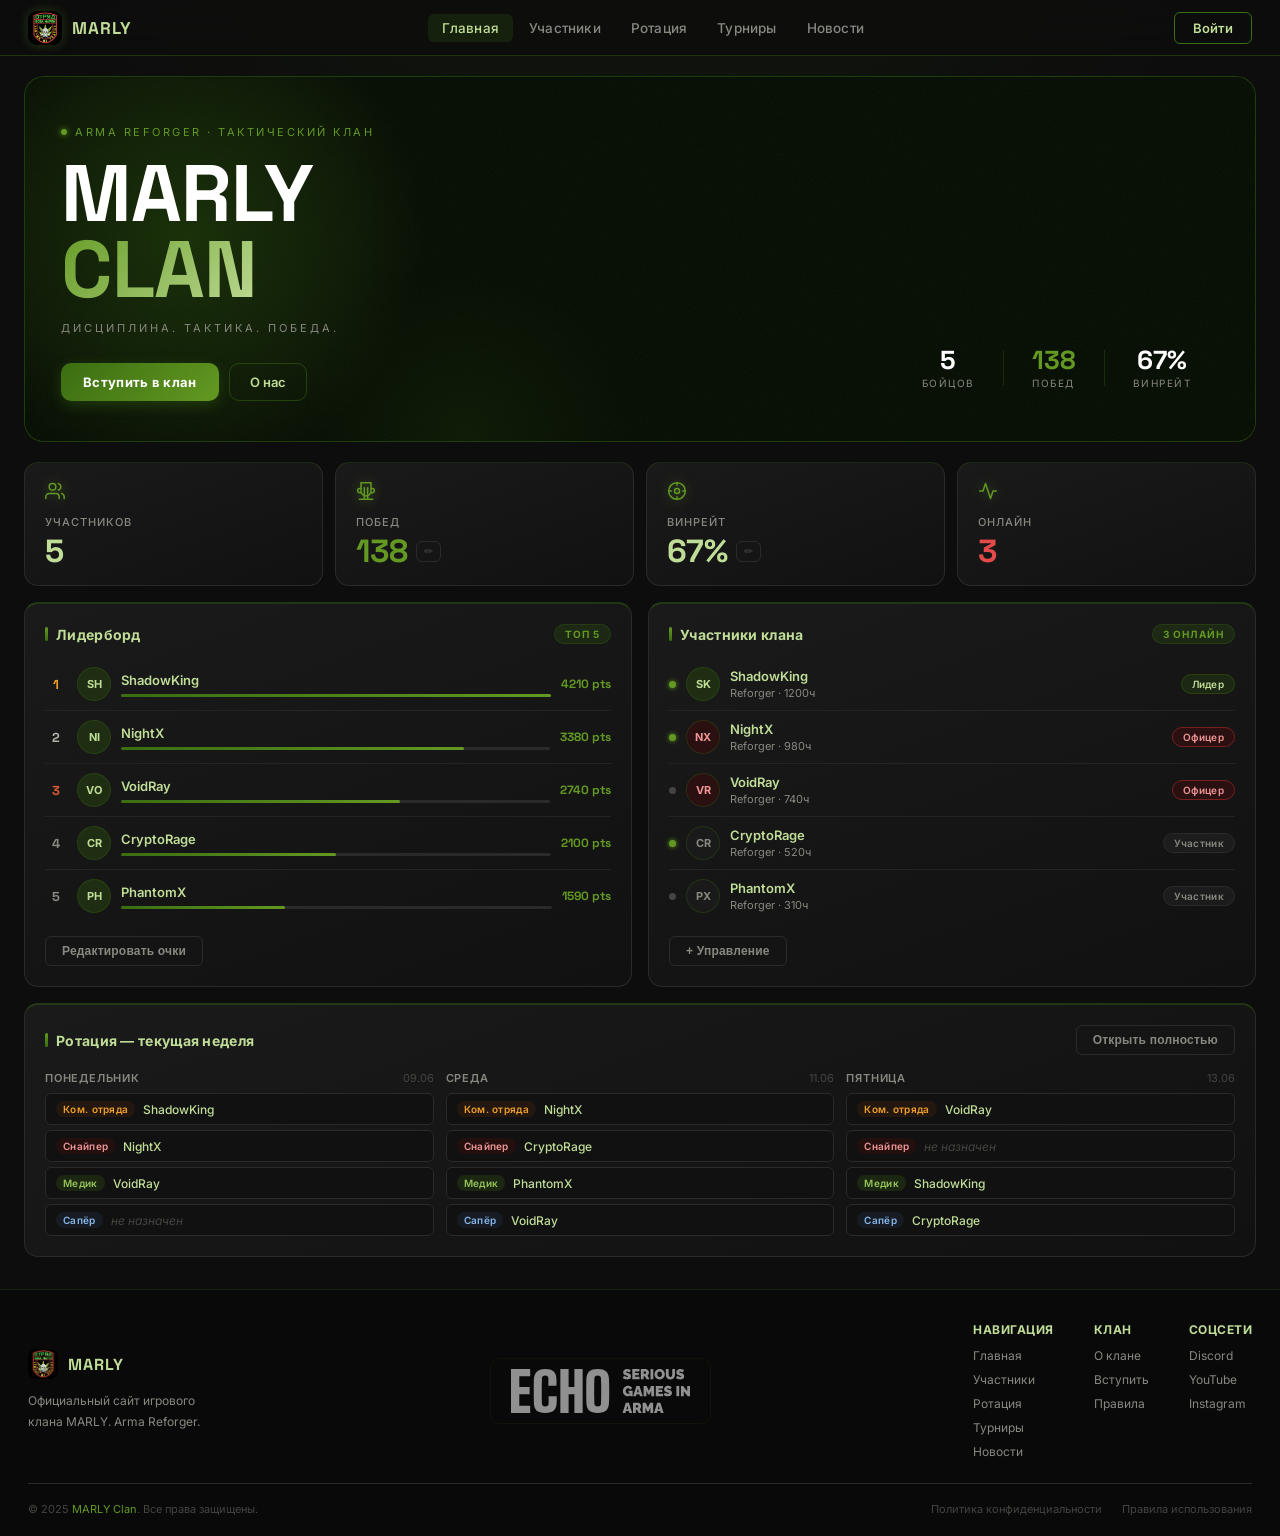
<file: index.html>
<!DOCTYPE html>
<html lang="ru">
<head>
  <meta charset="UTF-8">
  <meta name="viewport" content="width=device-width, initial-scale=1.0">
  <title>MARLY — Главная</title>
  <link rel="preconnect" href="https://fonts.googleapis.com">
  <link rel="preconnect" href="https://fonts.gstatic.com" crossorigin>
  <link href="https://fonts.googleapis.com/css2?family=Inter:wght@400;500;600;700;800;900&family=Space+Grotesk:wght@700;800&display=swap" rel="stylesheet">
  <link rel="stylesheet" href="style-v2.css">
  <style>
    /* ── HERO VIDEO BG ── */
    .hero { background: #050d02 !important; }
    .hero-video-bg {
      position: absolute;
      inset: 0;
      overflow: hidden;
      z-index: 0;
      pointer-events: none;
      border-radius: inherit;
    }
    .hero-video-bg::after {
      content: '';
      position: absolute;
      inset: 0;
      background: linear-gradient(135deg, rgba(4,12,1,.75) 0%, rgba(0,0,0,.52) 100%);
      z-index: 1;
    }
    #yt-player {
      position: absolute;
      top: 50%; left: 50%;
      transform: translate(-50%, -50%);
      width: 100vw;
      height: 56.25vw;
      min-height: 100%;
      min-width: 177.78vh;
      z-index: 0;
    }
    .hero-content, .hero-badges, .hero-glow, .hero-noise { z-index: 2 !important; }
    .stat-icon svg {
      color: var(--c-green-mid);
      filter: drop-shadow(0 0 6px rgba(99,153,34,.5));
    }
    .video-cover {
      position: absolute;
      inset: 0;
      background: #050d02;
      z-index: 3;
      transition: opacity 1.2s ease;
      pointer-events: none;
    }
    .video-cover.ready { opacity: 0; }
  </style>
</head>
<body>

  <!-- NAV -->
  <nav class="nav">
    <div class="nav-brand">
      <div class="nav-logo"><img src="0000999.jpg" alt="MARLY"></div>
      <span>MARLY</span>
    </div>
    <div class="nav-links">
      <a href="index.html" class="nav-link active">Главная</a>
      <a href="members.html" class="nav-link">Участники</a>
      <a href="rotation.html" class="nav-link">Ротация</a>
      <a href="tournaments.html" class="nav-link">Турниры</a>
      <a href="news.html" class="nav-link">Новости</a>
    </div>
    <button class="nav-login">Войти</button>
  </nav>

  <!-- HERO -->
  <div class="hero-wrap">
    <div class="hero">
      <div class="hero-video-bg">
        <div id="yt-player"></div>
        <div class="video-cover"></div>
      </div>
      <div class="hero-noise"></div>
      <div class="hero-glow"></div>
      <div class="hero-content">
        <div class="hero-tag">
          <span class="hero-tag-dot"></span>
          Arma Reforger · Тактический клан
        </div>
        <div class="hero-title">MARLY<br><span class="hero-accent">CLAN</span></div>
        <div class="hero-sub">Дисциплина. Тактика. Победа.</div>
        <div class="hero-actions">
          <a href="about.html" class="btn-hero-primary">Вступить в клан</a>
          <a href="about.html" class="btn-hero-ghost">О нас</a>
        </div>
      </div>
      <div class="hero-badges">
        <div class="hero-badge">
          <span class="hb-val" id="hb-members">—</span>
          <span class="hb-label">Бойцов</span>
        </div>
        <div class="hero-badge-sep"></div>
        <div class="hero-badge">
          <span class="hb-val green" id="hb-wins">—</span>
          <span class="hb-label">Побед</span>
        </div>
        <div class="hero-badge-sep"></div>
        <div class="hero-badge">
          <span class="hb-val" id="hb-wr">—</span>
          <span class="hb-label">Винрейт</span>
        </div>
      </div>
    </div>
  </div>

  <main class="main">

    <!-- STATS -->
    <div class="stats-row">
      <div class="stat-card">
        <div class="stat-icon"><svg width="20" height="20" viewBox="0 0 24 24" fill="none" stroke="currentColor" stroke-width="1.8" stroke-linecap="round" stroke-linejoin="round"><path d="M17 21v-2a4 4 0 0 0-4-4H5a4 4 0 0 0-4 4v2"/><circle cx="9" cy="7" r="4"/><path d="M23 21v-2a4 4 0 0 0-3-3.87"/><path d="M16 3.13a4 4 0 0 1 0 7.75"/></svg></div>
        <div class="stat-label">Участников</div>
        <div class="stat-value white" id="s-members">—</div>
      </div>
      <div class="stat-card">
        <div class="stat-icon"><svg width="20" height="20" viewBox="0 0 24 24" fill="none" stroke="currentColor" stroke-width="1.8" stroke-linecap="round" stroke-linejoin="round"><path d="M6 9H4.5a2.5 2.5 0 0 0 0 5H6"/><path d="M18 9h1.5a2.5 2.5 0 0 1 0 5H18"/><path d="M4 22h16"/><path d="M10 22V8"/><path d="M14 22V8"/><path d="M6 2h12v10a6 6 0 0 1-12 0V2z"/></svg></div>
        <div class="stat-label">Побед</div>
        <div style="display:flex;align-items:center;gap:8px">
          <div class="stat-value green" id="s-wins">—</div>
          <button class="stat-edit-btn" onclick="editStat('wins')">✏</button>
        </div>
      </div>
      <div class="stat-card">
        <div class="stat-icon"><svg width="20" height="20" viewBox="0 0 24 24" fill="none" stroke="currentColor" stroke-width="1.8" stroke-linecap="round" stroke-linejoin="round"><circle cx="12" cy="12" r="10"/><circle cx="12" cy="12" r="3"/><line x1="12" y1="2" x2="12" y2="5"/><line x1="12" y1="19" x2="12" y2="22"/><line x1="2" y1="12" x2="5" y2="12"/><line x1="19" y1="12" x2="22" y2="12"/></svg></div>
        <div class="stat-label">Винрейт</div>
        <div style="display:flex;align-items:center;gap:8px">
          <div class="stat-value white" id="s-winrate">—</div>
          <button class="stat-edit-btn" onclick="editStat('winrate')">✏</button>
        </div>
      </div>
      <div class="stat-card">
        <div class="stat-icon"><svg width="20" height="20" viewBox="0 0 24 24" fill="none" stroke="currentColor" stroke-width="1.8" stroke-linecap="round" stroke-linejoin="round"><polyline points="22 12 18 12 15 21 9 3 6 12 2 12"/></svg></div>
        <div class="stat-label">Онлайн</div>
        <div class="stat-value red" id="s-online">—</div>
      </div>
    </div>

    <!-- TWO COL -->
    <div class="two-col">
      <div class="panel">
        <div class="panel-header">
          <div class="sec-title">Лидерборд</div>
          <div class="sec-badge">ТОП 5</div>
        </div>
        <div id="lb-home"></div>
        <a href="members.html"><button class="add-btn">Редактировать очки</button></a>
      </div>
      <div class="panel">
        <div class="panel-header">
          <div class="sec-title">Участники клана</div>
          <div class="sec-badge" id="online-count">...</div>
        </div>
        <div id="mem-home"></div>
        <a href="members.html"><button class="add-btn">+ Управление</button></a>
      </div>
    </div>

    <!-- ROTATION -->
    <div class="panel">
      <div class="rot-header">
        <div class="sec-title">Ротация — текущая неделя</div>
        <a href="rotation.html"><button class="add-btn">Открыть полностью</button></a>
      </div>
      <div class="rot-grid" id="rot-grid-home"></div>
    </div>

  </main>

  <!-- FOOTER -->
  <footer class="footer">
    <div class="footer-top">
      <div class="footer-brand">
        <div class="footer-logo">
          <div class="footer-logo-box"><img src="0000999.jpg" alt="MARLY"></div>
          <span class="footer-logo-name">MARLY</span>
        </div>
        <div class="footer-desc">Официальный сайт игрового клана MARLY. Arma Reforger.</div>
      </div>
      <a href="https://echo-sga.ru/" target="_blank" rel="noopener" class="footer-partner">
        <img src="logo-CVX-MFeB.svg" alt="Echo SGA" class="footer-partner-logo">
      </a>
      <div class="footer-links">
        <div class="footer-col">
          <div class="footer-col-title">Навигация</div>
          <a href="index.html">Главная</a>
          <a href="members.html">Участники</a>
          <a href="rotation.html">Ротация</a>
          <a href="tournaments.html">Турниры</a>
          <a href="news.html">Новости</a>
        </div>
        <div class="footer-col">
          <div class="footer-col-title">Клан</div>
          <a href="about.html">О клане</a>
          <a href="about.html">Вступить</a>
          <a href="rules.html">Правила</a>
        </div>
        <div class="footer-col">
          <div class="footer-col-title">Соцсети</div>
          <a href="https://discord.gg/dA8naKGEJJ" target="_blank">Discord</a>
          <a href="https://www.youtube.com/@Marlygroup" target="_blank">YouTube</a>
          <a href="#">Instagram</a>
        </div>
      </div>
    </div>
    <div class="footer-bottom">
      <div class="footer-copy">© 2025 <span>MARLY Clan</span>. Все права защищены.</div>
      <div class="footer-rights">
        <a href="#">Политика конфиденциальности</a>
        <a href="#">Правила использования</a>
      </div>
    </div>
  </footer>

  <!-- MODAL -->
  <div id="modal-overlay" class="modal-overlay hidden">
    <div class="modal">
      <div class="modal-title">Редактировать статистику</div>
      <div class="form-group">
        <label id="modal-label">Значение</label>
        <input id="f-val" type="text">
      </div>
      <div class="modal-actions">
        <button class="btn-cancel" onclick="closeModal()">Отмена</button>
        <button class="btn-save" onclick="saveStat()">Сохранить</button>
      </div>
    </div>
  </div>

  <script src="data.js"></script>
  <script>
    const ROLE_COLORS = {
      'Лидер':   { bg:'#1f2e12', fg:'#C0DD97', badge:'bl' },
      'Офицер':  { bg:'#2a1010', fg:'#F09595', badge:'bo' },
      'Участник':{ bg:'#1a1a1a', fg:'#888780', badge:'bm' },
    };
    const RANK_CLS = ['gold','silver','bronze'];
    const ROLE_INFO = [
      { key:'squad',  label:'Ком. отряда', cls:'role-squad' },
      { key:'sniper', label:'Снайпер',     cls:'role-sniper' },
      { key:'medic',  label:'Медик',       cls:'role-medic' },
      { key:'engi',   label:'Сапёр',       cls:'role-engi' },
    ];
    let currentStatKey = null;

    function render() {
      const members  = getData('members');
      const lb       = getData('leaderboard').sort((a,b) => b.pts - a.pts);
      const rotation = getData('rotation');
      const stats    = getData('stats') || { wins: 138, winrate: '67%' };

      const onlineCount = members.filter(m => m.online).length;

      document.getElementById('s-members').textContent = members.length;
      document.getElementById('s-online').textContent  = onlineCount;
      document.getElementById('s-wins').textContent    = stats.wins;
      document.getElementById('s-winrate').textContent = stats.winrate;

      document.getElementById('hb-members').textContent = members.length;
      document.getElementById('hb-wins').textContent    = stats.wins;
      document.getElementById('hb-wr').textContent      = stats.winrate;
      document.getElementById('online-count').textContent = onlineCount + ' онлайн';

      const lbEl = document.getElementById('lb-home');
      lbEl.innerHTML = '';
      const maxPts = lb[0]?.pts || 1;
      lb.slice(0,5).forEach((p,i) => {
        const pct = Math.round((p.pts / maxPts) * 100);
        lbEl.innerHTML += `<div class="lb-row">
          <div class="rank ${RANK_CLS[i]||''}">${i+1}</div>
          <div class="av" style="background:#1f2e12;color:#C0DD97">${p.name.slice(0,2).toUpperCase()}</div>
          <div class="lb-info">
            <div class="pname">${p.name}</div>
            <div class="bar-bg"><div class="bar-fill" style="width:${pct}%"></div></div>
          </div>
          <div class="pts green">${p.pts} pts</div>
        </div>`;
      });

      const memEl = document.getElementById('mem-home');
      memEl.innerHTML = '';
      members.slice(0,5).forEach(m => {
        const c = ROLE_COLORS[m.role] || ROLE_COLORS['Участник'];
        memEl.innerHTML += `<div class="mem-row">
          <div class="${m.online?'dot-on':'dot-off'}"></div>
          <div class="av" style="background:${c.bg};color:${c.fg}">${m.av}</div>
          <div class="mem-info"><div class="pname">${m.name}</div><div class="ptag">${m.game} · ${m.hours}ч</div></div>
          <div class="badge ${c.badge}">${m.role}</div>
        </div>`;
      });

      const rotEl = document.getElementById('rot-grid-home');
      rotEl.innerHTML = '';
      rotation.forEach(day => {
        let html = `<div class="rot-day"><div class="rot-day-label">${day.label} <span>${day.date}</span></div><div class="rot-slots">`;
        ROLE_INFO.forEach(r => {
          html += `<div class="slot">
            <span class="slot-role ${r.cls}">${r.label}</span>
            ${day.slots[r.key]
              ? `<span class="slot-name">${day.slots[r.key]}</span>`
              : `<span class="slot-empty">не назначен</span>`}
          </div>`;
        });
        html += '</div></div>';
        rotEl.innerHTML += html;
      });
    }

    function editStat(key) {
      currentStatKey = key;
      const stats = getData('stats') || { wins: 138, winrate: '67%' };
      const labels = { wins: 'Количество побед', winrate: 'Винрейт (например 67%)' };
      document.getElementById('modal-label').textContent = labels[key];
      document.getElementById('f-val').value = stats[key];
      document.getElementById('modal-overlay').classList.remove('hidden');
    }

    function saveStat() {
      const stats = getData('stats') || { wins: 138, winrate: '67%' };
      stats[currentStatKey] = document.getElementById('f-val').value.trim();
      saveData('stats', stats);
      closeModal();
      render();
    }

    function closeModal() {
      document.getElementById('modal-overlay').classList.add('hidden');
      currentStatKey = null;
    }

    if (!localStorage.getItem('marly_stats')) {
      saveData('stats', { wins: 138, winrate: '67%' });
    }

    render();
  </script>

  <script>
    var START = 4, END = 38, ytP;
    (function(){ var t=document.createElement('script'); t.src='https://www.youtube.com/iframe_api'; document.head.appendChild(t); })();
    function playSegment() {
      ytP.loadVideoById({ videoId:'BddfHH9LjHA', startSeconds:START, endSeconds:END });
    }
    function onYouTubeIframeAPIReady() {
      ytP = new YT.Player('yt-player', {
        playerVars: { autoplay:1, mute:1, controls:0, rel:0, showinfo:0,
                      modestbranding:1, playsinline:1, disablekb:1, fs:0, iv_load_policy:3 },
        events: {
          onReady: function(){ playSegment(); },
          onStateChange: function(e){
            if (e.data === YT.PlayerState.PLAYING) {
              ytP.setPlaybackRate(0.75);
              document.querySelector('.video-cover').classList.add('ready');
            }
            if (e.data === YT.PlayerState.ENDED) playSegment();
          }
        }
      });
    }
  </script>
</body>
</html>
</file>
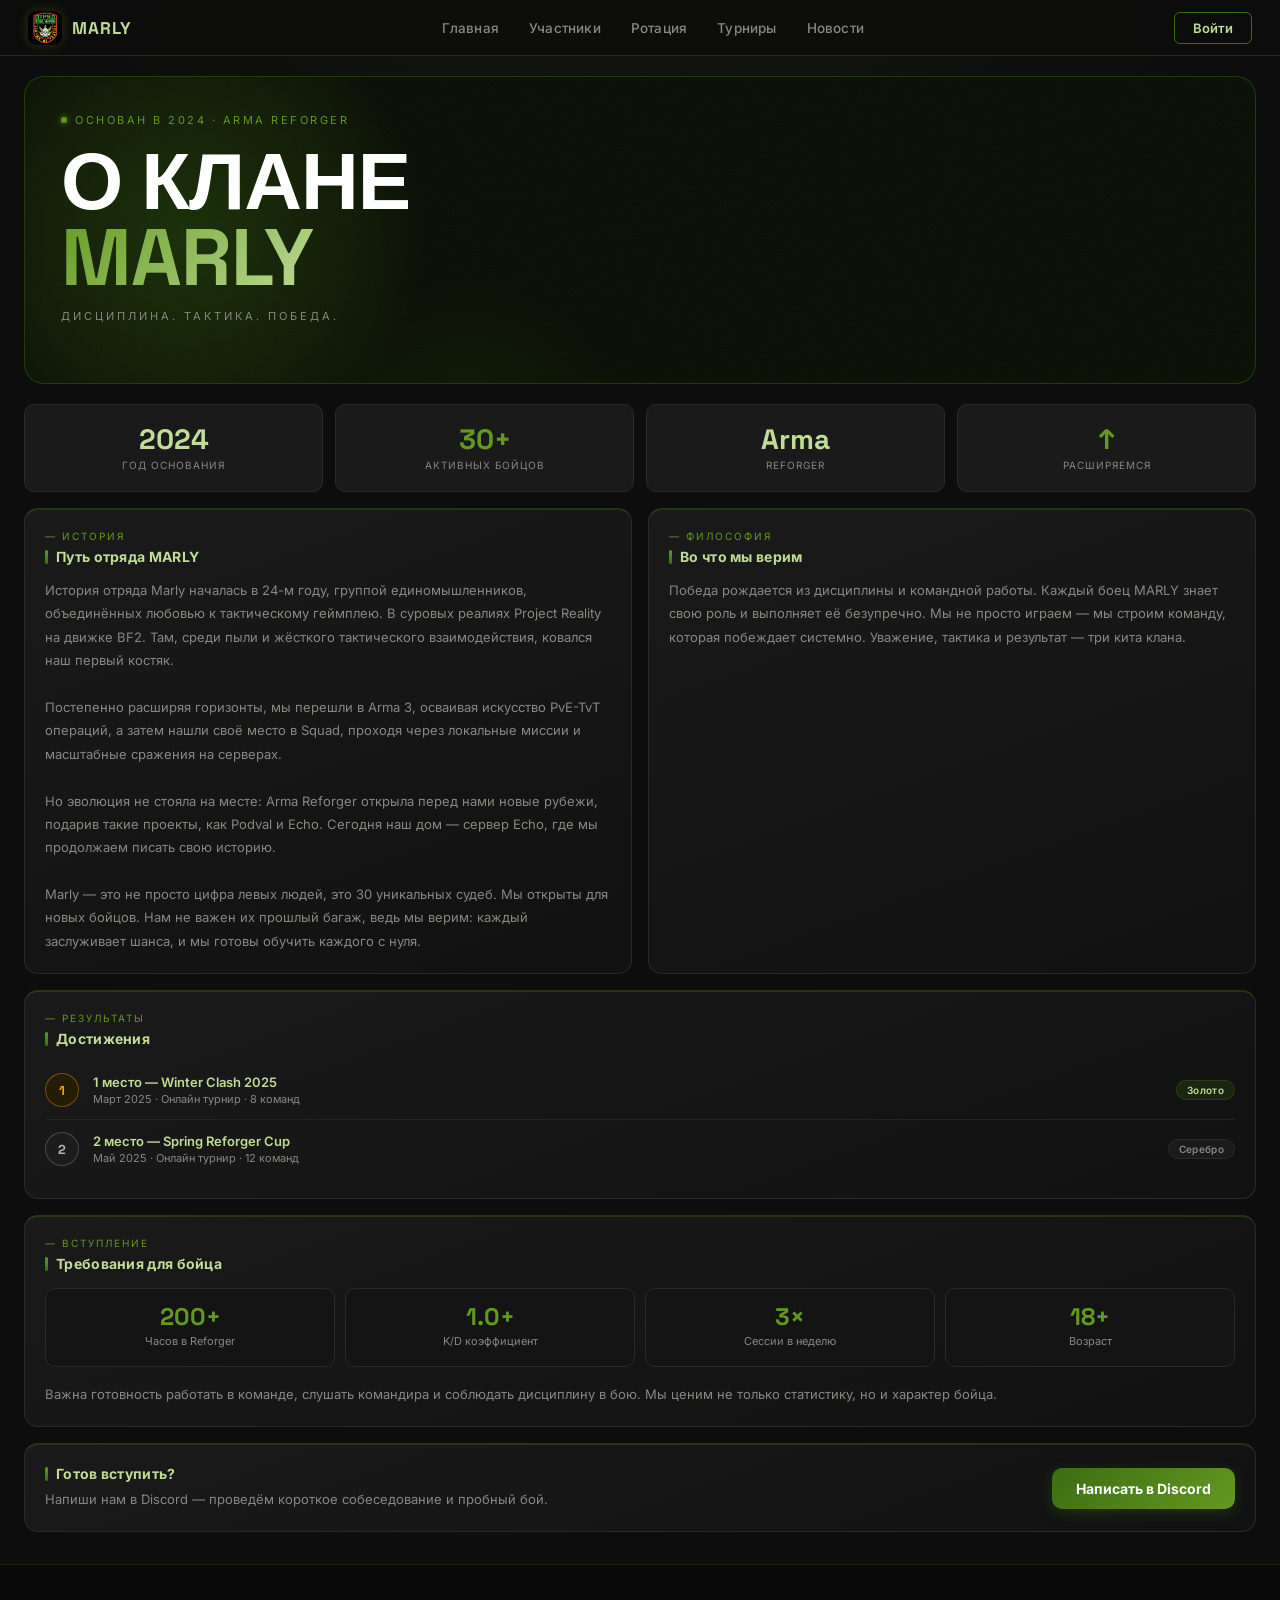
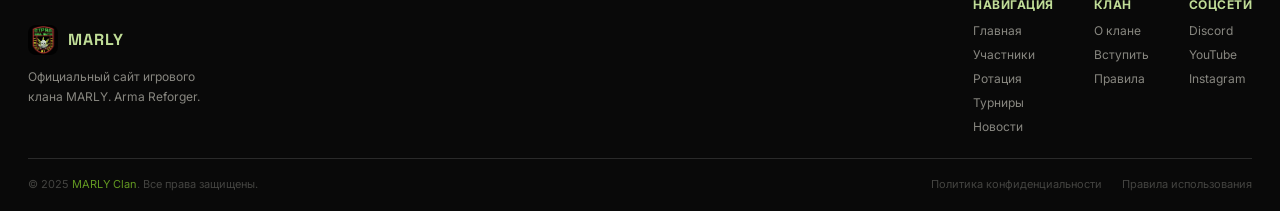
<file: about.html>
<!DOCTYPE html>
<html lang="ru">
<head>
  <meta charset="UTF-8">
  <meta name="viewport" content="width=device-width, initial-scale=1.0">
  <title>MARLY — О клане</title>
  <link rel="preconnect" href="https://fonts.googleapis.com">
  <link rel="preconnect" href="https://fonts.gstatic.com" crossorigin>
  <link href="https://fonts.googleapis.com/css2?family=Inter:wght@400;500;600;700;800;900&family=Space+Grotesk:wght@700;800&display=swap" rel="stylesheet">
  <link rel="stylesheet" href="style-v2.css">
</head>
<body>
  <nav class="nav">
    <div class="nav-brand">
      <div class="nav-logo"><img src="0000999.jpg" alt="MARLY"></div>
      <span>MARLY</span>
    </div>
    <div class="nav-links">
      <a href="index.html" class="nav-link">Главная</a>
      <a href="members.html" class="nav-link">Участники</a>
      <a href="rotation.html" class="nav-link">Ротация</a>
      <a href="tournaments.html" class="nav-link">Турниры</a>
      <a href="news.html" class="nav-link">Новости</a>
    </div>
    <button class="nav-login">Войти</button>
  </nav>

  <div class="hero-wrap">
    <div class="hero hero-simple">
      <div class="hero-noise"></div>
      <div class="hero-glow"></div>
      <div class="hero-content">
        <div class="hero-tag">
          <span class="hero-tag-dot"></span>
          Основан в 2024 · Arma Reforger
        </div>
        <div class="hero-title">О КЛАНЕ<br><span class="hero-accent">MARLY</span></div>
        <div class="hero-sub">Дисциплина. Тактика. Победа.</div>
      </div>
    </div>
  </div>

  <main class="main">

    <div class="about-stats">
      <div class="about-stat-card">
        <div class="about-stat-value">2024</div>
        <div class="about-stat-label">Год основания</div>
      </div>
      <div class="about-stat-card">
        <div class="about-stat-value green">30+</div>
        <div class="about-stat-label">Активных бойцов</div>
      </div>
      <div class="about-stat-card">
        <div class="about-stat-value">Arma</div>
        <div class="about-stat-label">Reforger</div>
      </div>
      <div class="about-stat-card">
        <div class="about-stat-value green">↑</div>
        <div class="about-stat-label">Расширяемся</div>
      </div>
    </div>

    <div class="two-col">
      <div class="panel">
        <div class="about-section-tag">— История</div>
        <div class="sec-title" style="margin-bottom:14px">Путь отряда MARLY</div>
        <div class="about-text">
          История отряда Marly началась в 24-м году, группой единомышленников, объединённых любовью к тактическому геймплею. В суровых реалиях Project Reality на движке BF2. Там, среди пыли и жёсткого тактического взаимодействия, ковался наш первый костяк.<br><br>
          Постепенно расширяя горизонты, мы перешли в Arma 3, осваивая искусство PvE-TvT операций, а затем нашли своё место в Squad, проходя через локальные миссии и масштабные сражения на серверах.<br><br>
          Но эволюция не стояла на месте: Arma Reforger открыла перед нами новые рубежи, подарив такие проекты, как Podval и Echo. Сегодня наш дом — сервер Echo, где мы продолжаем писать свою историю.<br><br>
          Marly — это не просто цифра левых людей, это 30 уникальных судеб. Мы открыты для новых бойцов. Нам не важен их прошлый багаж, ведь мы верим: каждый заслуживает шанса, и мы готовы обучить каждого с нуля.
        </div>
      </div>
      <div class="panel">
        <div class="about-section-tag">— Философия</div>
        <div class="sec-title" style="margin-bottom:14px">Во что мы верим</div>
        <div class="about-text">
          Победа рождается из дисциплины и командной работы. Каждый боец MARLY знает свою роль и выполняет её безупречно. Мы не просто играем — мы строим команду, которая побеждает системно. Уважение, тактика и результат — три кита клана.
        </div>
      </div>
    </div>

    <div class="panel">
      <div class="about-section-tag">— Результаты</div>
      <div class="sec-title" style="margin-bottom:14px">Достижения</div>
      <div class="achievement-row">
        <div class="achievement-medal gold-medal">1</div>
        <div class="achievement-info">
          <div class="pname">1 место — Winter Clash 2025</div>
          <div class="ptag">Март 2025 · Онлайн турнир · 8 команд</div>
        </div>
        <div class="badge bl" style="flex-shrink:0">Золото</div>
      </div>
      <div class="achievement-row">
        <div class="achievement-medal silver-medal">2</div>
        <div class="achievement-info">
          <div class="pname">2 место — Spring Reforger Cup</div>
          <div class="ptag">Май 2025 · Онлайн турнир · 12 команд</div>
        </div>
        <div class="badge bm" style="flex-shrink:0">Серебро</div>
      </div>
    </div>

    <div class="panel">
      <div class="about-section-tag">— Вступление</div>
      <div class="sec-title" style="margin-bottom:16px">Требования для бойца</div>
      <div class="req-grid">
        <div class="req-card">
          <div class="req-val">200+</div>
          <div class="req-label">Часов в Reforger</div>
        </div>
        <div class="req-card">
          <div class="req-val">1.0+</div>
          <div class="req-label">K/D коэффициент</div>
        </div>
        <div class="req-card">
          <div class="req-val">3×</div>
          <div class="req-label">Сессии в неделю</div>
        </div>
        <div class="req-card">
          <div class="req-val">18+</div>
          <div class="req-label">Возраст</div>
        </div>
      </div>
      <div class="about-text" style="margin-top:16px">
        Важна готовность работать в команде, слушать командира и соблюдать дисциплину в бою. Мы ценим не только статистику, но и характер бойца.
      </div>
    </div>

    <div class="panel about-join">
      <div class="about-join-text">
        <div class="sec-title" style="margin-bottom:6px">Готов вступить?</div>
        <div class="about-text">Напиши нам в Discord — проведём короткое собеседование и пробный бой.</div>
      </div>
      <a href="https://discord.gg/dA8naKGEJJ" target="_blank" class="btn-discord">Написать в Discord</a>
    </div>

  </main>

  <footer class="footer">
    <div class="footer-top">
      <div class="footer-brand">
        <div class="footer-logo">
          <div class="footer-logo-box"><img src="0000999.jpg" alt="MARLY"></div>
          <span class="footer-logo-name">MARLY</span>
        </div>
        <div class="footer-desc">Официальный сайт игрового клана MARLY. Arma Reforger.</div>
      </div>
      <div class="footer-links">
        <div class="footer-col">
          <div class="footer-col-title">Навигация</div>
          <a href="index.html">Главная</a>
          <a href="members.html">Участники</a>
          <a href="rotation.html">Ротация</a>
          <a href="tournaments.html">Турниры</a>
          <a href="news.html">Новости</a>
        </div>
        <div class="footer-col">
          <div class="footer-col-title">Клан</div>
          <a href="about.html">О клане</a>
          <a href="about.html">Вступить</a>
          <a href="rules.html">Правила</a>
        </div>
        <div class="footer-col">
          <div class="footer-col-title">Соцсети</div>
          <a href="https://discord.gg/dA8naKGEJJ" target="_blank">Discord</a>
          <a href="https://www.youtube.com/@Marlygroup" target="_blank">YouTube</a>
          <a href="#">Instagram</a>
        </div>
      </div>
    </div>
    <div class="footer-bottom">
      <div class="footer-copy">© 2025 <span>MARLY Clan</span>. Все права защищены.</div>
      <div class="footer-rights">
        <a href="#">Политика конфиденциальности</a>
        <a href="#">Правила использования</a>
      </div>
    </div>
  </footer>
</body>
</html>
</file>
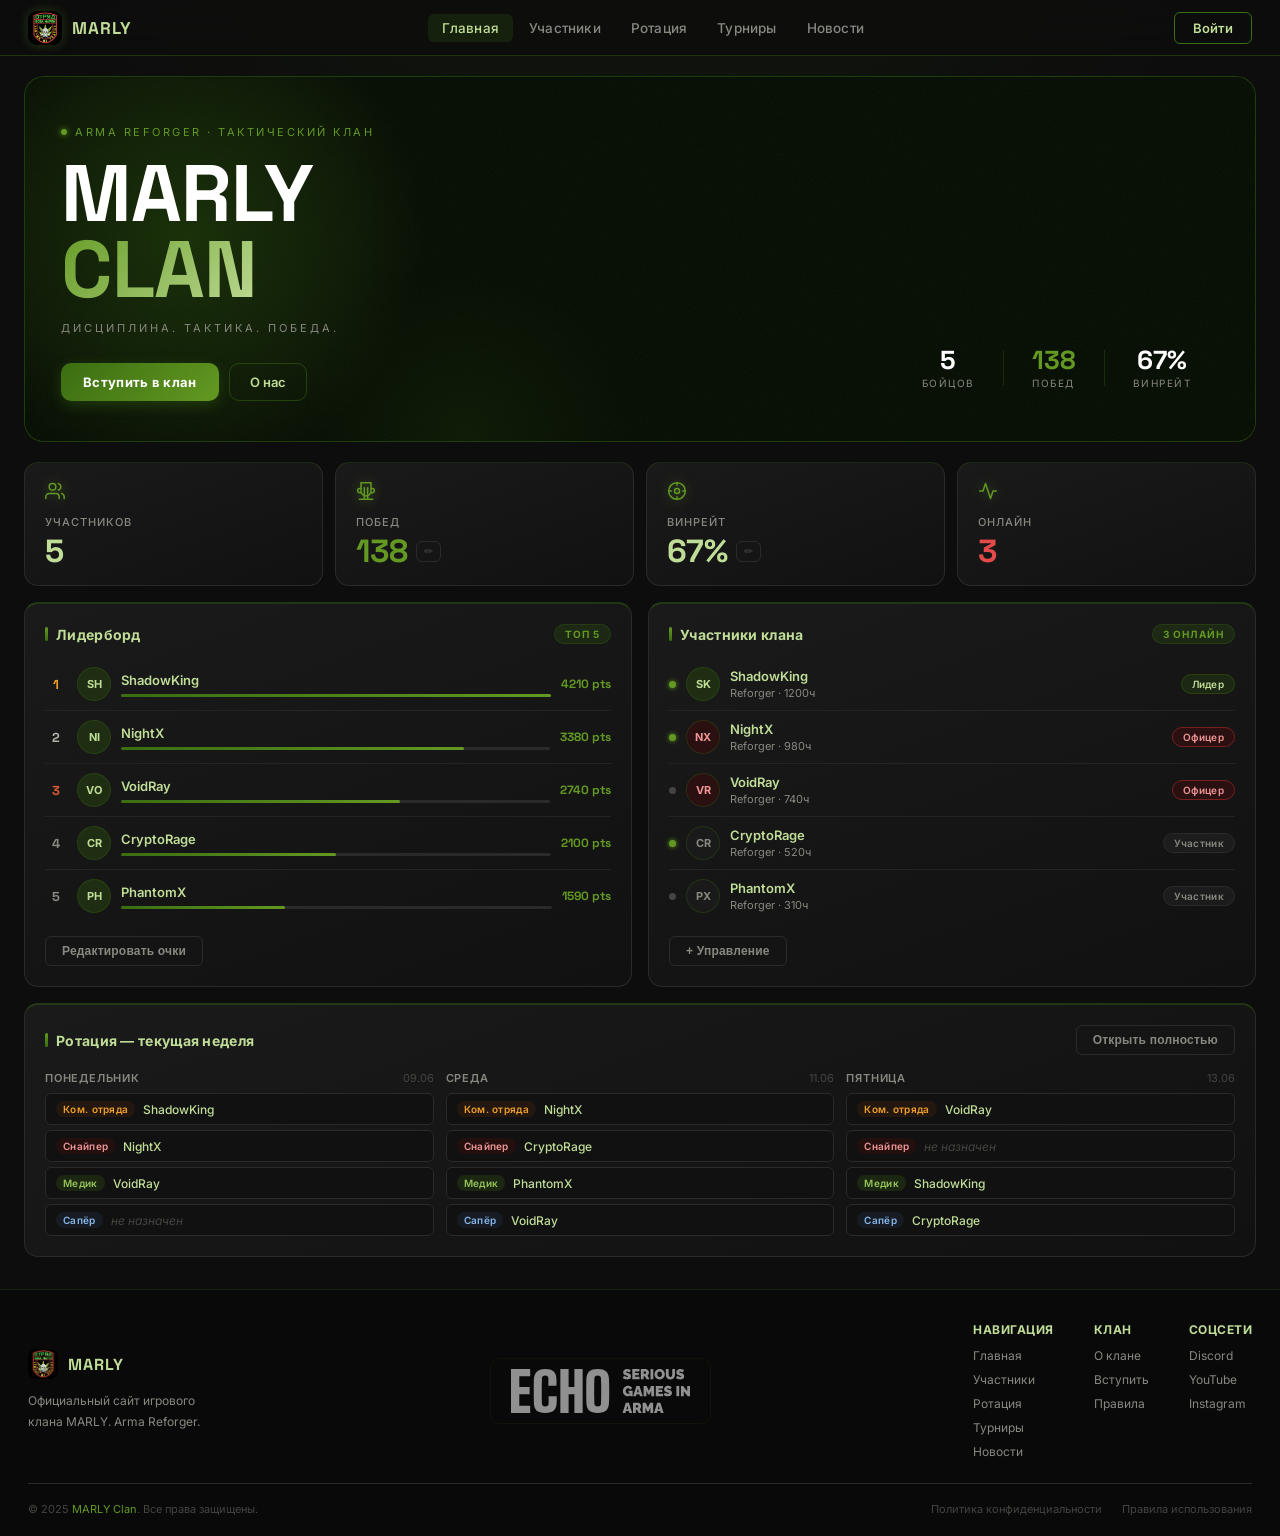
<file: index-v2.html>
<!DOCTYPE html>
<html lang="ru">
<head>
  <meta charset="UTF-8">
  <meta name="viewport" content="width=device-width, initial-scale=1.0">
  <title>MARLY — Главная v2</title>
  <link rel="preconnect" href="https://fonts.googleapis.com">
  <link rel="preconnect" href="https://fonts.gstatic.com" crossorigin>
  <link href="https://fonts.googleapis.com/css2?family=Inter:wght@400;500;600;700;800;900&family=Space+Grotesk:wght@700;800&display=swap" rel="stylesheet">
  <link rel="stylesheet" href="style-v2.css">
  <style>
    .hero { background: #050d02 !important; }
    .hero-video-bg {
      position: absolute; inset: 0; overflow: hidden;
      z-index: 0; pointer-events: none; border-radius: inherit;
    }
    .hero-video-bg::after {
      content: ''; position: absolute; inset: 0;
      background: linear-gradient(135deg, rgba(4,12,1,.75) 0%, rgba(0,0,0,.52) 100%);
      z-index: 1;
    }
    #yt-player {
      position: absolute; top: 50%; left: 50%;
      transform: translate(-50%, -50%);
      width: 100vw; height: 56.25vw;
      min-height: 100%; min-width: 177.78vh; z-index: 0;
    }
    .hero-content, .hero-badges, .hero-glow, .hero-noise { z-index: 2 !important; }
    .stat-icon svg { color: var(--c-green-mid); filter: drop-shadow(0 0 6px rgba(99,153,34,.5)); }
    .video-cover {
      position: absolute; inset: 0; background: #050d02;
      z-index: 3; transition: opacity 1.2s ease; pointer-events: none;
    }
    .video-cover.ready { opacity: 0; }
  </style>
</head>
<body>

  <!-- NAV -->
  <nav class="nav">
    <div class="nav-brand">
      <div class="nav-logo"><img src="0000999.jpg" alt="MARLY"></div>
      <span>MARLY</span>
    </div>
    <div class="nav-links">
      <a href="index.html" class="nav-link active">Главная</a>
      <a href="members.html" class="nav-link">Участники</a>
      <a href="rotation.html" class="nav-link">Ротация</a>
      <a href="tournaments.html" class="nav-link">Турниры</a>
      <a href="news.html" class="nav-link">Новости</a>
    </div>
    <button class="nav-login">Войти</button>
  </nav>

  <!-- HERO -->
  <div class="hero-wrap">
    <div class="hero">
      <div class="hero-video-bg">
        <div id="yt-player"></div>
        <div class="video-cover"></div>
      </div>
      <div class="hero-noise"></div>
      <div class="hero-glow"></div>
      <div class="hero-content">
        <div class="hero-tag">
          <span class="hero-tag-dot"></span>
          Arma Reforger · Тактический клан
        </div>
        <div class="hero-title">MARLY<br><span class="hero-accent">CLAN</span></div>
        <div class="hero-sub">Дисциплина. Тактика. Победа.</div>
        <div class="hero-actions">
          <a href="about.html" class="btn-hero-primary">Вступить в клан</a>
          <a href="about.html" class="btn-hero-ghost">О нас</a>
        </div>
      </div>
      <div class="hero-badges">
        <div class="hero-badge">
          <span class="hb-val" id="hb-members">—</span>
          <span class="hb-label">Бойцов</span>
        </div>
        <div class="hero-badge-sep"></div>
        <div class="hero-badge">
          <span class="hb-val green" id="hb-wins">—</span>
          <span class="hb-label">Побед</span>
        </div>
        <div class="hero-badge-sep"></div>
        <div class="hero-badge">
          <span class="hb-val" id="hb-wr">—</span>
          <span class="hb-label">Винрейт</span>
        </div>
      </div>
    </div>
  </div>

  <main class="main">

    <!-- STATS -->
    <div class="stats-row">
      <div class="stat-card">
        <div class="stat-icon"><svg width="20" height="20" viewBox="0 0 24 24" fill="none" stroke="currentColor" stroke-width="1.8" stroke-linecap="round" stroke-linejoin="round"><path d="M17 21v-2a4 4 0 0 0-4-4H5a4 4 0 0 0-4 4v2"/><circle cx="9" cy="7" r="4"/><path d="M23 21v-2a4 4 0 0 0-3-3.87"/><path d="M16 3.13a4 4 0 0 1 0 7.75"/></svg></div>
        <div class="stat-label">Участников</div>
        <div class="stat-value white" id="s-members">—</div>
      </div>
      <div class="stat-card">
        <div class="stat-icon"><svg width="20" height="20" viewBox="0 0 24 24" fill="none" stroke="currentColor" stroke-width="1.8" stroke-linecap="round" stroke-linejoin="round"><path d="M6 9H4.5a2.5 2.5 0 0 0 0 5H6"/><path d="M18 9h1.5a2.5 2.5 0 0 1 0 5H18"/><path d="M4 22h16"/><path d="M10 22V8"/><path d="M14 22V8"/><path d="M6 2h12v10a6 6 0 0 1-12 0V2z"/></svg></div>
        <div class="stat-label">Побед</div>
        <div style="display:flex;align-items:center;gap:8px">
          <div class="stat-value green" id="s-wins">—</div>
          <button class="stat-edit-btn" onclick="editStat('wins')">✏</button>
        </div>
      </div>
      <div class="stat-card">
        <div class="stat-icon"><svg width="20" height="20" viewBox="0 0 24 24" fill="none" stroke="currentColor" stroke-width="1.8" stroke-linecap="round" stroke-linejoin="round"><circle cx="12" cy="12" r="10"/><circle cx="12" cy="12" r="3"/><line x1="12" y1="2" x2="12" y2="5"/><line x1="12" y1="19" x2="12" y2="22"/><line x1="2" y1="12" x2="5" y2="12"/><line x1="19" y1="12" x2="22" y2="12"/></svg></div>
        <div class="stat-label">Винрейт</div>
        <div style="display:flex;align-items:center;gap:8px">
          <div class="stat-value white" id="s-winrate">—</div>
          <button class="stat-edit-btn" onclick="editStat('winrate')">✏</button>
        </div>
      </div>
      <div class="stat-card">
        <div class="stat-icon"><svg width="20" height="20" viewBox="0 0 24 24" fill="none" stroke="currentColor" stroke-width="1.8" stroke-linecap="round" stroke-linejoin="round"><polyline points="22 12 18 12 15 21 9 3 6 12 2 12"/></svg></div>
        <div class="stat-label">Онлайн</div>
        <div class="stat-value red" id="s-online">—</div>
      </div>
    </div>

    <!-- TWO COL -->
    <div class="two-col">
      <div class="panel">
        <div class="panel-header">
          <div class="sec-title">Лидерборд</div>
          <div class="sec-badge">ТОП 5</div>
        </div>
        <div id="lb-home"></div>
        <a href="members.html"><button class="add-btn">Редактировать очки</button></a>
      </div>
      <div class="panel">
        <div class="panel-header">
          <div class="sec-title">Участники клана</div>
          <div class="sec-badge" id="online-count">...</div>
        </div>
        <div id="mem-home"></div>
        <a href="members.html"><button class="add-btn">+ Управление</button></a>
      </div>
    </div>

    <!-- ROTATION -->
    <div class="panel">
      <div class="rot-header">
        <div class="sec-title">Ротация — текущая неделя</div>
        <a href="rotation.html"><button class="add-btn">Открыть полностью</button></a>
      </div>
      <div class="rot-grid" id="rot-grid-home"></div>
    </div>

  </main>

  <!-- FOOTER -->
  <footer class="footer">
    <div class="footer-top">
      <div class="footer-brand">
        <div class="footer-logo">
          <div class="footer-logo-box"><img src="0000999.jpg" alt="MARLY"></div>
          <span class="footer-logo-name">MARLY</span>
        </div>
        <div class="footer-desc">Официальный сайт игрового клана MARLY. Arma Reforger.</div>
      </div>
      <a href="https://echo-sga.ru/" target="_blank" rel="noopener" class="footer-partner">
        <img src="logo-CVX-MFeB.svg" alt="Echo SGA" class="footer-partner-logo">
      </a>
      <div class="footer-links">
        <div class="footer-col">
          <div class="footer-col-title">Навигация</div>
          <a href="index.html">Главная</a>
          <a href="members.html">Участники</a>
          <a href="rotation.html">Ротация</a>
          <a href="tournaments.html">Турниры</a>
          <a href="news.html">Новости</a>
        </div>
        <div class="footer-col">
          <div class="footer-col-title">Клан</div>
          <a href="about.html">О клане</a>
          <a href="about.html">Вступить</a>
          <a href="rules.html">Правила</a>
        </div>
        <div class="footer-col">
          <div class="footer-col-title">Соцсети</div>
          <a href="https://discord.gg/dA8naKGEJJ" target="_blank">Discord</a>
          <a href="https://www.youtube.com/@Marlygroup" target="_blank">YouTube</a>
          <a href="#">Instagram</a>
        </div>
      </div>
    </div>
    <div class="footer-bottom">
      <div class="footer-copy">© 2025 <span>MARLY Clan</span>. Все права защищены.</div>
      <div class="footer-rights">
        <a href="#">Политика конфиденциальности</a>
        <a href="#">Правила использования</a>
      </div>
    </div>
  </footer>

  <!-- MODAL -->
  <div id="modal-overlay" class="modal-overlay hidden">
    <div class="modal">
      <div class="modal-title">Редактировать статистику</div>
      <div class="form-group">
        <label id="modal-label">Значение</label>
        <input id="f-val" type="text">
      </div>
      <div class="modal-actions">
        <button class="btn-cancel" onclick="closeModal()">Отмена</button>
        <button class="btn-save" onclick="saveStat()">Сохранить</button>
      </div>
    </div>
  </div>

  <script src="data.js"></script>
  <script>
    const ROLE_COLORS = {
      'Лидер':   { bg:'#1f2e12', fg:'#C0DD97', badge:'bl' },
      'Офицер':  { bg:'#2a1010', fg:'#F09595', badge:'bo' },
      'Участник':{ bg:'#1a1a1a', fg:'#888780', badge:'bm' },
    };
    const RANK_CLS = ['gold','silver','bronze'];
    const ROLE_INFO = [
      { key:'squad',  label:'Ком. отряда', cls:'role-squad' },
      { key:'sniper', label:'Снайпер',     cls:'role-sniper' },
      { key:'medic',  label:'Медик',       cls:'role-medic' },
      { key:'engi',   label:'Сапёр',       cls:'role-engi' },
    ];
    let currentStatKey = null;

    function render() {
      const members  = getData('members');
      const lb       = getData('leaderboard').sort((a,b) => b.pts - a.pts);
      const rotation = getData('rotation');
      const stats    = getData('stats') || { wins: 138, winrate: '67%' };

      const onlineCount = members.filter(m => m.online).length;

      document.getElementById('s-members').textContent = members.length;
      document.getElementById('s-online').textContent  = onlineCount;
      document.getElementById('s-wins').textContent    = stats.wins;
      document.getElementById('s-winrate').textContent = stats.winrate;

      document.getElementById('hb-members').textContent = members.length;
      document.getElementById('hb-wins').textContent    = stats.wins;
      document.getElementById('hb-wr').textContent      = stats.winrate;
      document.getElementById('online-count').textContent = onlineCount + ' онлайн';

      // Leaderboard
      const lbEl = document.getElementById('lb-home');
      lbEl.innerHTML = '';
      const maxPts = lb[0]?.pts || 1;
      lb.slice(0,5).forEach((p,i) => {
        const pct = Math.round((p.pts / maxPts) * 100);
        lbEl.innerHTML += `<div class="lb-row">
          <div class="rank ${RANK_CLS[i]||''}">${i+1}</div>
          <div class="av" style="background:#1f2e12;color:#C0DD97">${p.name.slice(0,2).toUpperCase()}</div>
          <div class="lb-info">
            <div class="pname">${p.name}</div>
            <div class="bar-bg"><div class="bar-fill" style="width:${pct}%"></div></div>
          </div>
          <div class="pts green">${p.pts} pts</div>
        </div>`;
      });

      // Members
      const memEl = document.getElementById('mem-home');
      memEl.innerHTML = '';
      members.slice(0,5).forEach(m => {
        const c = ROLE_COLORS[m.role] || ROLE_COLORS['Участник'];
        memEl.innerHTML += `<div class="mem-row">
          <div class="${m.online?'dot-on':'dot-off'}"></div>
          <div class="av" style="background:${c.bg};color:${c.fg}">${m.av}</div>
          <div class="mem-info"><div class="pname">${m.name}</div><div class="ptag">${m.game} · ${m.hours}ч</div></div>
          <div class="badge ${c.badge}">${m.role}</div>
        </div>`;
      });

      // Rotation
      const rotEl = document.getElementById('rot-grid-home');
      rotEl.innerHTML = '';
      rotation.forEach(day => {
        let html = `<div class="rot-day"><div class="rot-day-label">${day.label} <span>${day.date}</span></div><div class="rot-slots">`;
        ROLE_INFO.forEach(r => {
          html += `<div class="slot">
            <span class="slot-role ${r.cls}">${r.label}</span>
            ${day.slots[r.key]
              ? `<span class="slot-name">${day.slots[r.key]}</span>`
              : `<span class="slot-empty">не назначен</span>`}
          </div>`;
        });
        html += '</div></div>';
        rotEl.innerHTML += html;
      });
    }

    function editStat(key) {
      currentStatKey = key;
      const stats = getData('stats') || { wins: 138, winrate: '67%' };
      const labels = { wins: 'Количество побед', winrate: 'Винрейт (например 67%)' };
      document.getElementById('modal-label').textContent = labels[key];
      document.getElementById('f-val').value = stats[key];
      document.getElementById('modal-overlay').classList.remove('hidden');
    }

    function saveStat() {
      const stats = getData('stats') || { wins: 138, winrate: '67%' };
      stats[currentStatKey] = document.getElementById('f-val').value.trim();
      saveData('stats', stats);
      closeModal();
      render();
    }

    function closeModal() {
      document.getElementById('modal-overlay').classList.add('hidden');
      currentStatKey = null;
    }

    if (!localStorage.getItem('marly_stats')) {
      saveData('stats', { wins: 138, winrate: '67%' });
    }

    render();
  </script>

  <script>
    var START = 4, END = 38, ytP;
    (function(){ var t=document.createElement('script'); t.src='https://www.youtube.com/iframe_api'; document.head.appendChild(t); })();
    function playSegment() {
      ytP.loadVideoById({ videoId:'BddfHH9LjHA', startSeconds:START, endSeconds:END });
    }
    function onYouTubeIframeAPIReady() {
      ytP = new YT.Player('yt-player', {
        playerVars: { autoplay:1, mute:1, controls:0, rel:0, showinfo:0,
                      modestbranding:1, playsinline:1, disablekb:1, fs:0, iv_load_policy:3 },
        events: {
          onReady: function(){ playSegment(); },
          onStateChange: function(e){
            if (e.data === YT.PlayerState.PLAYING) {
              ytP.setPlaybackRate(0.75);
              document.querySelector('.video-cover').classList.add('ready');
            }
            if (e.data === YT.PlayerState.ENDED) playSegment();
          }
        }
      });
    }
  </script>
</body>
</html>
</file>
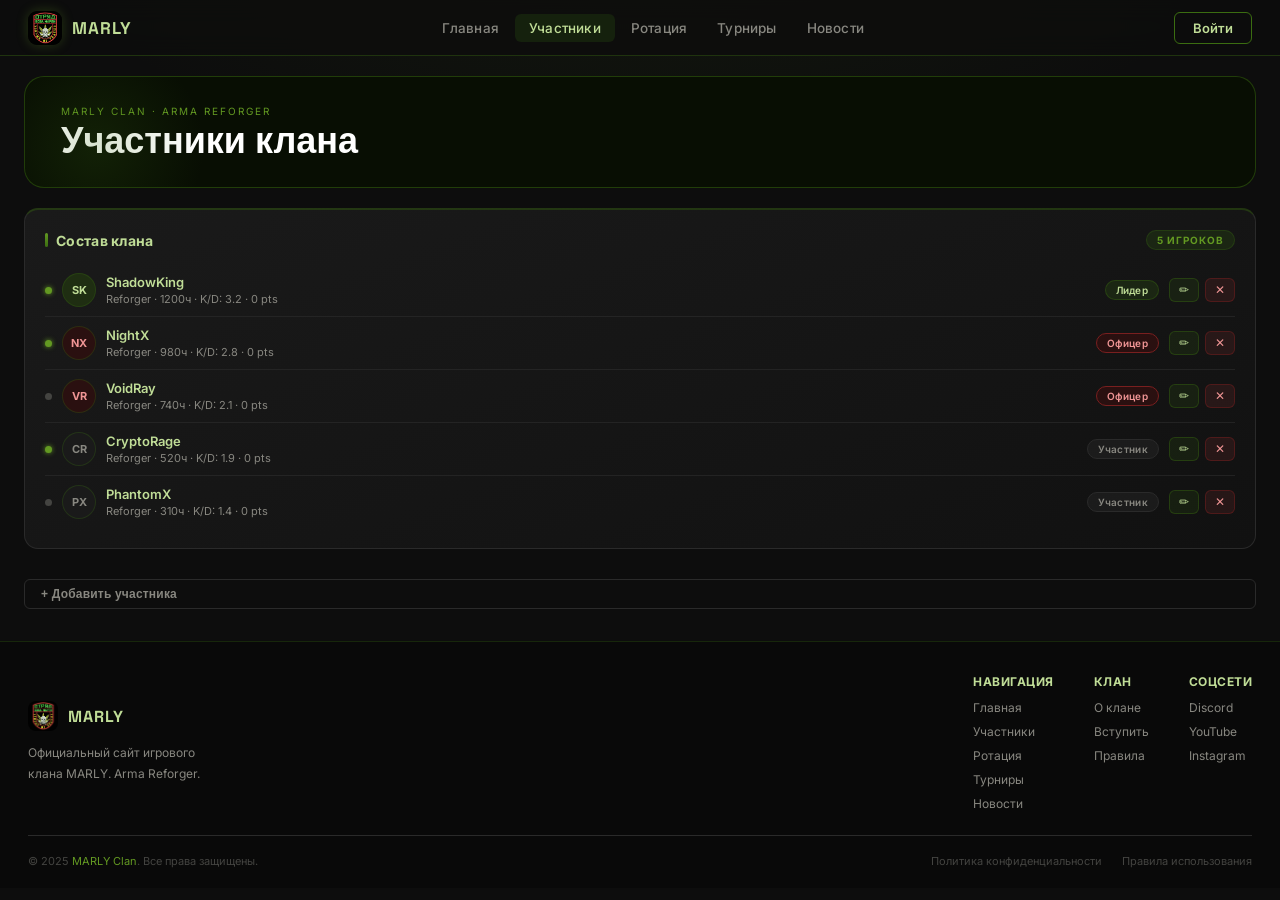
<file: members.html>
<!DOCTYPE html>
<html lang="ru">
<head>
  <meta charset="UTF-8">
  <meta name="viewport" content="width=device-width, initial-scale=1.0">
  <title>MARLY — Участники</title>
  <link rel="preconnect" href="https://fonts.googleapis.com">
  <link rel="preconnect" href="https://fonts.gstatic.com" crossorigin>
  <link href="https://fonts.googleapis.com/css2?family=Inter:wght@400;500;600;700;800;900&family=Space+Grotesk:wght@700;800&display=swap" rel="stylesheet">
  <link rel="stylesheet" href="style-v2.css">
</head>
<body>
  <nav class="nav">
    <div class="nav-brand">
      <div class="nav-logo"><img src="0000999.jpg" alt="MARLY"></div>
      <span>MARLY</span>
    </div>
    <div class="nav-links">
      <a href="index.html" class="nav-link">Главная</a>
      <a href="members.html" class="nav-link active">Участники</a>
      <a href="rotation.html" class="nav-link">Ротация</a>
      <a href="tournaments.html" class="nav-link">Турниры</a>
      <a href="news.html" class="nav-link">Новости</a>
    </div>
    <button class="nav-login">Войти</button>
  </nav>

  <div class="page-hero">
    <div class="page-hero-inner">
      <div>
        <div class="page-hero-tag">MARLY CLAN · Arma Reforger</div>
        <div class="page-hero-title">Участники клана</div>
      </div>
    </div>
  </div>

  <main class="main">
    <div class="panel" id="members-list"></div>
    <button class="add-btn" onclick="openModal()">+ Добавить участника</button>
  </main>

  <footer class="footer">
    <div class="footer-top">
      <div class="footer-brand">
        <div class="footer-logo">
          <div class="footer-logo-box"><img src="0000999.jpg" alt="MARLY"></div>
          <span class="footer-logo-name">MARLY</span>
        </div>
        <div class="footer-desc">Официальный сайт игрового клана MARLY. Arma Reforger.</div>
      </div>
      <div class="footer-links">
        <div class="footer-col">
          <div class="footer-col-title">Навигация</div>
          <a href="index.html">Главная</a>
          <a href="members.html">Участники</a>
          <a href="rotation.html">Ротация</a>
          <a href="tournaments.html">Турниры</a>
          <a href="news.html">Новости</a>
        </div>
        <div class="footer-col">
          <div class="footer-col-title">Клан</div>
          <a href="about.html">О клане</a>
          <a href="about.html">Вступить</a>
          <a href="rules.html">Правила</a>
        </div>
        <div class="footer-col">
          <div class="footer-col-title">Соцсети</div>
          <a href="https://discord.gg/dA8naKGEJJ" target="_blank">Discord</a>
          <a href="https://www.youtube.com/@Marlygroup" target="_blank">YouTube</a>
          <a href="#">Instagram</a>
        </div>
      </div>
    </div>
    <div class="footer-bottom">
      <div class="footer-copy">© 2025 <span>MARLY Clan</span>. Все права защищены.</div>
      <div class="footer-rights">
        <a href="#">Политика конфиденциальности</a>
        <a href="#">Правила использования</a>
      </div>
    </div>
  </footer>

  <div id="modal-overlay" class="modal-overlay hidden">
    <div class="modal">
      <div class="modal-title" id="modal-title">Добавить участника</div>
      <div class="form-group"><label>Никнейм</label><input id="f-name" type="text" placeholder="ShadowKing"></div>
      <div class="form-group"><label>Аватар (2 буквы)</label><input id="f-av" type="text" maxlength="2" placeholder="SK"></div>
      <div class="form-group"><label>Должность</label>
        <select id="f-role">
          <option>Лидер</option>
          <option>Офицер</option>
          <option selected>Участник</option>
        </select>
      </div>
      <div class="form-group"><label>Часы в игре</label><input id="f-hours" type="number" placeholder="500"></div>
      <div class="form-group"><label>K/D</label><input id="f-kd" type="number" step="0.1" placeholder="1.5"></div>
      <div class="form-group"><label>Очки (лидерборд)</label><input id="f-pts" type="number" placeholder="1000"></div>
      <div class="form-group form-inline">
        <label>Онлайн сейчас</label>
        <input id="f-online" type="checkbox">
      </div>
      <div class="modal-actions">
        <button class="btn-cancel" onclick="closeModal()">Отмена</button>
        <button class="btn-save" onclick="saveMember()">Сохранить</button>
      </div>
    </div>
  </div>

  <script src="data.js"></script>
  <script>
    const ROLE_COLORS = {
      'Лидер':   { bg:'#1f2e12', fg:'#C0DD97', badge:'bl' },
      'Офицер':  { bg:'#2a1010', fg:'#F09595', badge:'bo' },
      'Участник':{ bg:'#1a1a1a', fg:'#888780', badge:'bm' },
    };
    let editId = null;

    function render() {
      const members = getData('members');
      const list = document.getElementById('members-list');
      list.innerHTML = `<div class="panel-header"><div class="sec-title">Состав клана</div><div class="sec-badge">${members.length} игроков</div></div>`;
      members.forEach(m => {
        const c = ROLE_COLORS[m.role] || ROLE_COLORS['Участник'];
        const row = document.createElement('div');
        row.className = 'mem-row';
        row.innerHTML = `
          <div class="${m.online ? 'dot-on' : 'dot-off'}" title="${m.online ? 'Онлайн' : 'Офлайн'}"></div>
          <div class="av" style="background:${c.bg};color:${c.fg}">${m.av}</div>
          <div class="mem-info">
            <div class="pname">${m.name}</div>
            <div class="ptag">${m.game} · ${m.hours}ч · K/D: ${m.kd} · ${m.pts || 0} pts</div>
          </div>
          <div class="badge ${c.badge}">${m.role}</div>
          <div class="row-actions">
            <button class="btn-edit" onclick="editMember(${m.id})">✏</button>
            <button class="btn-del"  onclick="deleteMember(${m.id})">✕</button>
          </div>`;
        list.appendChild(row);
      });
    }

    function openModal(id) {
      editId = id || null;
      document.getElementById('modal-title').textContent = id ? 'Редактировать участника' : 'Добавить участника';
      if (id) {
        const m = getData('members').find(x => x.id === id);
        document.getElementById('f-name').value   = m.name;
        document.getElementById('f-av').value     = m.av;
        document.getElementById('f-role').value   = m.role;
        document.getElementById('f-hours').value  = m.hours;
        document.getElementById('f-kd').value     = m.kd;
        document.getElementById('f-pts').value    = m.pts || 0;
        document.getElementById('f-online').checked = !!m.online;
      } else {
        document.getElementById('f-name').value   = '';
        document.getElementById('f-av').value     = '';
        document.getElementById('f-role').value   = 'Участник';
        document.getElementById('f-hours').value  = '';
        document.getElementById('f-kd').value     = '';
        document.getElementById('f-pts').value    = '0';
        document.getElementById('f-online').checked = false;
      }
      document.getElementById('modal-overlay').classList.remove('hidden');
    }

    function closeModal() {
      document.getElementById('modal-overlay').classList.add('hidden');
      editId = null;
    }

    function editMember(id) { openModal(id); }

    function saveMember() {
      const members = getData('members');
      const name   = document.getElementById('f-name').value.trim();
      const av     = document.getElementById('f-av').value.trim().toUpperCase();
      const role   = document.getElementById('f-role').value;
      const hours  = parseInt(document.getElementById('f-hours').value)  || 0;
      const kd     = parseFloat(document.getElementById('f-kd').value)   || 0;
      const pts    = parseInt(document.getElementById('f-pts').value)    || 0;
      const online = document.getElementById('f-online').checked;
      if (!name) return alert('Введи никнейм');
      const c = ROLE_COLORS[role];
      if (editId) {
        const idx = members.findIndex(x => x.id === editId);
        members[idx] = { ...members[idx], name, av: av || name.slice(0,2).toUpperCase(), role, hours, kd, pts, online, bg: c.bg, fg: c.fg };
      } else {
        members.push({ id: Date.now(), av: av || name.slice(0,2).toUpperCase(), name, role, game:'Reforger', hours, kd, pts, online, bg: c.bg, fg: c.fg });
      }
      saveData('members', members);
      const lb = members.map(m => ({ id: m.id, name: m.name, pts: m.pts || 0 })).sort((a,b) => b.pts - a.pts);
      saveData('leaderboard', lb);
      closeModal();
      render();
    }

    function deleteMember(id) {
      if (!confirm('Удалить участника?')) return;
      const members = getData('members').filter(m => m.id !== id);
      saveData('members', members);
      const lb = members.map(m => ({ id: m.id, name: m.name, pts: m.pts || 0 })).sort((a,b) => b.pts - a.pts);
      saveData('leaderboard', lb);
      render();
    }

    render();
  </script>
</body>
</html>
</file>
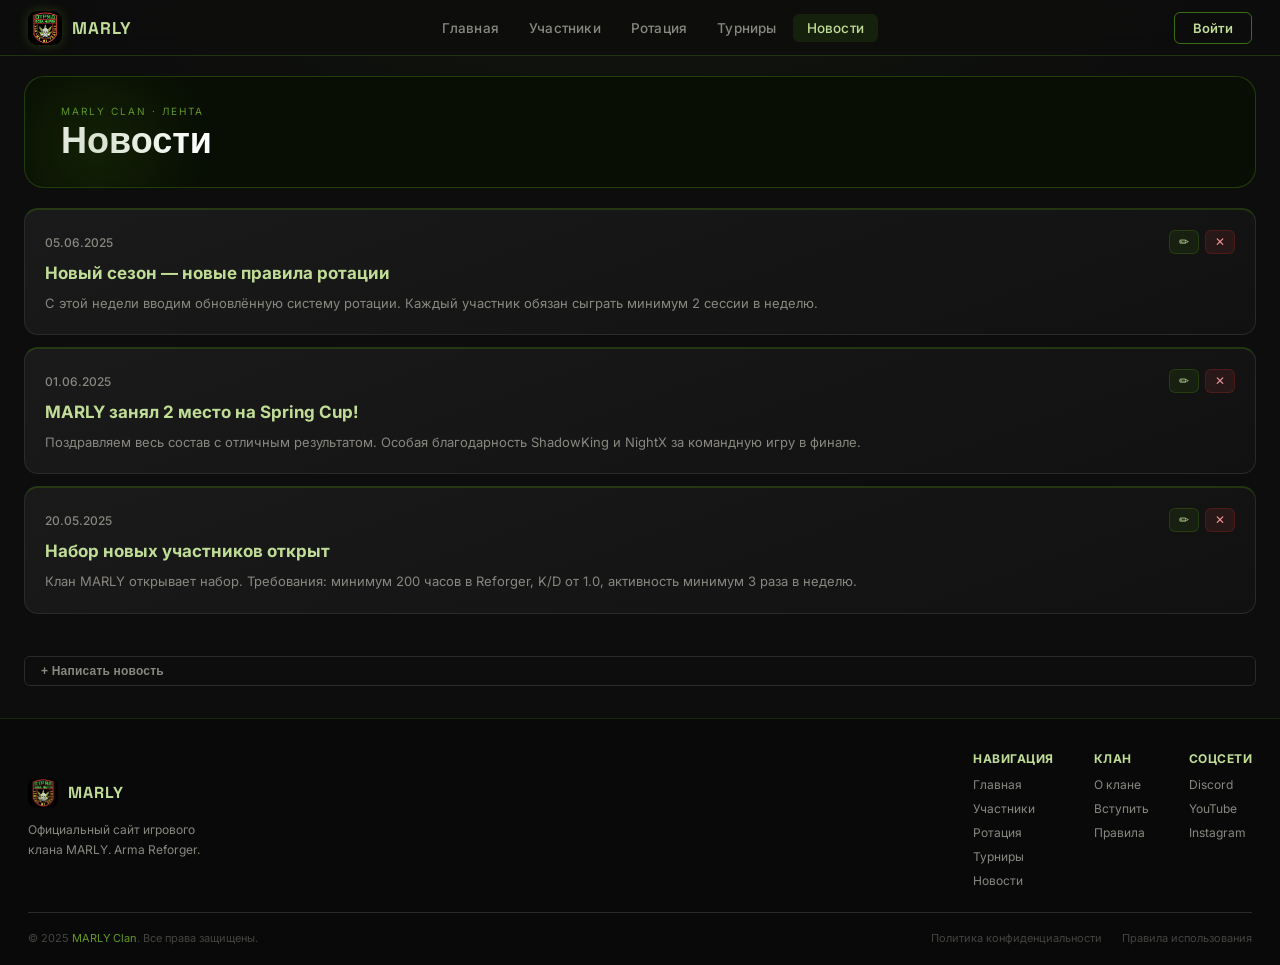
<file: news.html>
<!DOCTYPE html>
<html lang="ru">
<head>
  <meta charset="UTF-8">
  <meta name="viewport" content="width=device-width, initial-scale=1.0">
  <title>MARLY — Новости</title>
  <link rel="preconnect" href="https://fonts.googleapis.com">
  <link rel="preconnect" href="https://fonts.gstatic.com" crossorigin>
  <link href="https://fonts.googleapis.com/css2?family=Inter:wght@400;500;600;700;800;900&family=Space+Grotesk:wght@700;800&display=swap" rel="stylesheet">
  <link rel="stylesheet" href="style-v2.css">
</head>
<body>
  <nav class="nav">
    <div class="nav-brand">
      <div class="nav-logo"><img src="0000999.jpg" alt="MARLY"></div>
      <span>MARLY</span>
    </div>
    <div class="nav-links">
      <a href="index.html" class="nav-link">Главная</a>
      <a href="members.html" class="nav-link">Участники</a>
      <a href="rotation.html" class="nav-link">Ротация</a>
      <a href="tournaments.html" class="nav-link">Турниры</a>
      <a href="news.html" class="nav-link active">Новости</a>
    </div>
    <button class="nav-login">Войти</button>
  </nav>

  <div class="page-hero">
    <div class="page-hero-inner">
      <div>
        <div class="page-hero-tag">MARLY CLAN · Лента</div>
        <div class="page-hero-title">Новости</div>
      </div>
    </div>
  </div>

  <main class="main">
    <div id="news-list"></div>
    <button class="add-btn" onclick="openModal()">+ Написать новость</button>
  </main>

  <footer class="footer">
    <div class="footer-top">
      <div class="footer-brand">
        <div class="footer-logo">
          <div class="footer-logo-box"><img src="0000999.jpg" alt="MARLY"></div>
          <span class="footer-logo-name">MARLY</span>
        </div>
        <div class="footer-desc">Официальный сайт игрового клана MARLY. Arma Reforger.</div>
      </div>
      <div class="footer-links">
        <div class="footer-col">
          <div class="footer-col-title">Навигация</div>
          <a href="index.html">Главная</a>
          <a href="members.html">Участники</a>
          <a href="rotation.html">Ротация</a>
          <a href="tournaments.html">Турниры</a>
          <a href="news.html">Новости</a>
        </div>
        <div class="footer-col">
          <div class="footer-col-title">Клан</div>
          <a href="about.html">О клане</a>
          <a href="about.html">Вступить</a>
          <a href="rules.html">Правила</a>
        </div>
        <div class="footer-col">
          <div class="footer-col-title">Соцсети</div>
          <a href="https://discord.gg/dA8naKGEJJ" target="_blank">Discord</a>
          <a href="https://www.youtube.com/@Marlygroup" target="_blank">YouTube</a>
          <a href="#">Instagram</a>
        </div>
      </div>
    </div>
    <div class="footer-bottom">
      <div class="footer-copy">© 2025 <span>MARLY Clan</span>. Все права защищены.</div>
      <div class="footer-rights">
        <a href="#">Политика конфиденциальности</a>
        <a href="#">Правила использования</a>
      </div>
    </div>
  </footer>

  <div id="modal-overlay" class="modal-overlay hidden">
    <div class="modal">
      <div class="modal-title" id="modal-title">Написать новость</div>
      <div class="form-group"><label>Дата</label><input id="f-date" type="text" placeholder="05.06.2025"></div>
      <div class="form-group"><label>Заголовок</label><input id="f-title" type="text" placeholder="Заголовок новости"></div>
      <div class="form-group"><label>Текст</label><textarea id="f-body" rows="4" placeholder="Текст новости..."></textarea></div>
      <div class="modal-actions">
        <button class="btn-cancel" onclick="closeModal()">Отмена</button>
        <button class="btn-save" onclick="saveNews()">Опубликовать</button>
      </div>
    </div>
  </div>

  <script src="data.js"></script>
  <script>
    let editId = null;

    function render() {
      const newsList = document.getElementById('news-list');
      const news = getData('news');
      newsList.innerHTML = '';
      news.forEach(n => {
        const card = document.createElement('div');
        card.className = 'panel news-card';
        card.innerHTML = `
          <div style="display:flex;justify-content:space-between;align-items:center">
            <div class="news-date">${n.date}</div>
            <div class="row-actions">
              <button class="btn-edit" onclick="editNews(${n.id})">✏</button>
              <button class="btn-del" onclick="deleteNews(${n.id})">✕</button>
            </div>
          </div>
          <div class="news-title">${n.title}</div>
          <div class="news-body">${n.body}</div>`;
        newsList.appendChild(card);
      });
    }

    function openModal(id) {
      editId = id || null;
      document.getElementById('modal-title').textContent = id ? 'Редактировать новость' : 'Написать новость';
      if (id) {
        const n = getData('news').find(x => x.id === id);
        document.getElementById('f-date').value  = n.date;
        document.getElementById('f-title').value = n.title;
        document.getElementById('f-body').value  = n.body;
      } else {
        const today = new Date();
        const d = String(today.getDate()).padStart(2,'0');
        const m = String(today.getMonth()+1).padStart(2,'0');
        const y = today.getFullYear();
        document.getElementById('f-date').value  = `${d}.${m}.${y}`;
        document.getElementById('f-title').value = '';
        document.getElementById('f-body').value  = '';
      }
      document.getElementById('modal-overlay').classList.remove('hidden');
    }

    function closeModal() {
      document.getElementById('modal-overlay').classList.add('hidden');
      editId = null;
    }

    function editNews(id) { openModal(id); }

    function saveNews() {
      const news  = getData('news');
      const date  = document.getElementById('f-date').value.trim();
      const title = document.getElementById('f-title').value.trim();
      const body  = document.getElementById('f-body').value.trim();
      if (!title) return alert('Введи заголовок');
      if (editId) {
        const idx = news.findIndex(x => x.id === editId);
        news[idx] = { ...news[idx], date, title, body };
      } else {
        news.unshift({ id: Date.now(), date, title, body });
      }
      saveData('news', news);
      closeModal();
      render();
    }

    function deleteNews(id) {
      if (!confirm('Удалить новость?')) return;
      saveData('news', getData('news').filter(n => n.id !== id));
      render();
    }

    render();
  </script>
</body>
</html>
</file>
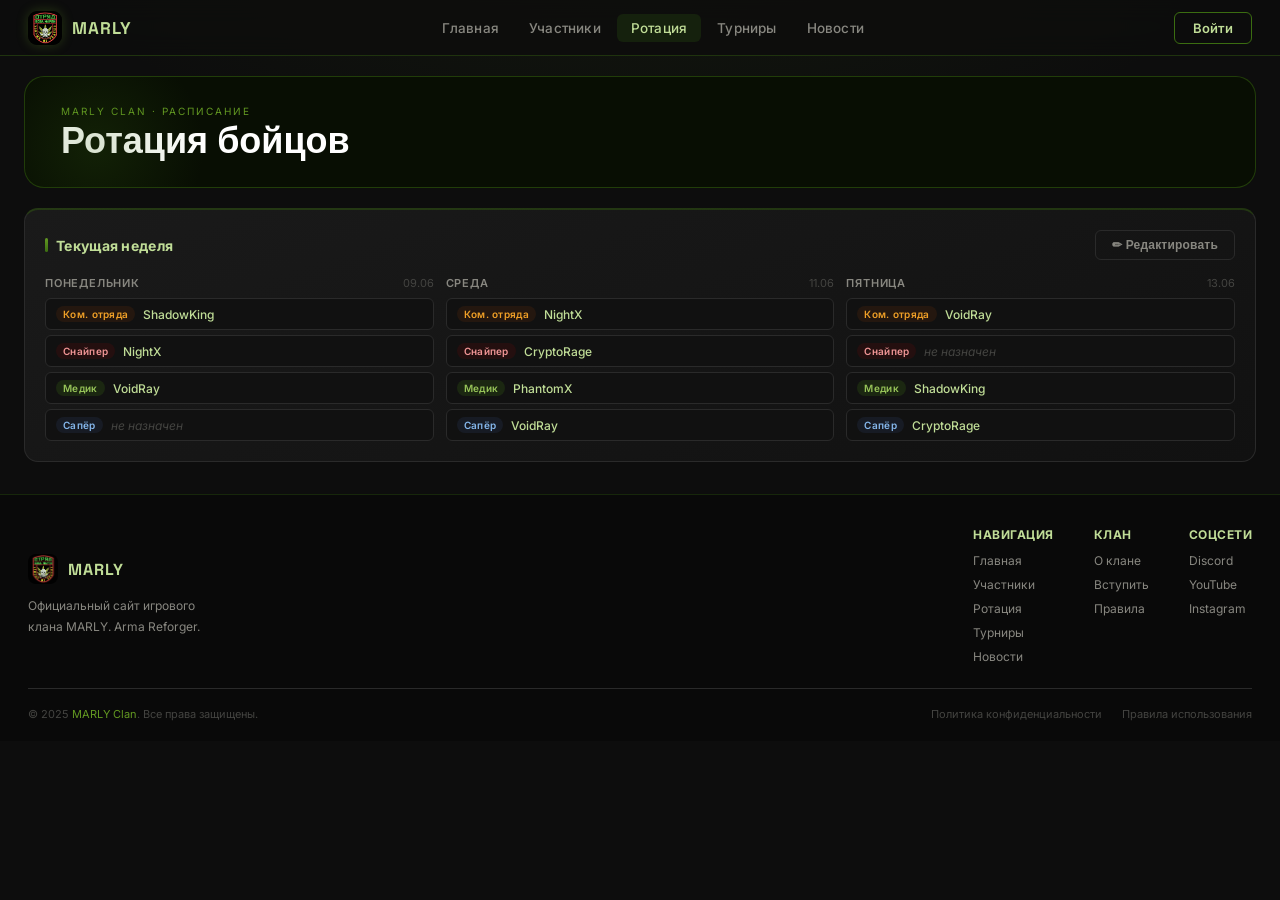
<file: rotation.html>
<!DOCTYPE html>
<html lang="ru">
<head>
  <meta charset="UTF-8">
  <meta name="viewport" content="width=device-width, initial-scale=1.0">
  <title>MARLY — Ротация</title>
  <link rel="preconnect" href="https://fonts.googleapis.com">
  <link rel="preconnect" href="https://fonts.gstatic.com" crossorigin>
  <link href="https://fonts.googleapis.com/css2?family=Inter:wght@400;500;600;700;800;900&family=Space+Grotesk:wght@700;800&display=swap" rel="stylesheet">
  <link rel="stylesheet" href="style-v2.css">
</head>
<body>
  <nav class="nav">
    <div class="nav-brand">
      <div class="nav-logo"><img src="0000999.jpg" alt="MARLY"></div>
      <span>MARLY</span>
    </div>
    <div class="nav-links">
      <a href="index.html" class="nav-link">Главная</a>
      <a href="members.html" class="nav-link">Участники</a>
      <a href="rotation.html" class="nav-link active">Ротация</a>
      <a href="tournaments.html" class="nav-link">Турниры</a>
      <a href="news.html" class="nav-link">Новости</a>
    </div>
    <button class="nav-login">Войти</button>
  </nav>

  <div class="page-hero">
    <div class="page-hero-inner">
      <div>
        <div class="page-hero-tag">MARLY CLAN · Расписание</div>
        <div class="page-hero-title">Ротация бойцов</div>
      </div>
    </div>
  </div>

  <main class="main">
    <div class="panel" id="rot-panel"></div>
  </main>

  <footer class="footer">
    <div class="footer-top">
      <div class="footer-brand">
        <div class="footer-logo">
          <div class="footer-logo-box"><img src="0000999.jpg" alt="MARLY"></div>
          <span class="footer-logo-name">MARLY</span>
        </div>
        <div class="footer-desc">Официальный сайт игрового клана MARLY. Arma Reforger.</div>
      </div>
      <div class="footer-links">
        <div class="footer-col">
          <div class="footer-col-title">Навигация</div>
          <a href="index.html">Главная</a>
          <a href="members.html">Участники</a>
          <a href="rotation.html">Ротация</a>
          <a href="tournaments.html">Турниры</a>
          <a href="news.html">Новости</a>
        </div>
        <div class="footer-col">
          <div class="footer-col-title">Клан</div>
          <a href="about.html">О клане</a>
          <a href="about.html">Вступить</a>
          <a href="rules.html">Правила</a>
        </div>
        <div class="footer-col">
          <div class="footer-col-title">Соцсети</div>
          <a href="https://discord.gg/dA8naKGEJJ" target="_blank">Discord</a>
          <a href="https://www.youtube.com/@Marlygroup" target="_blank">YouTube</a>
          <a href="#">Instagram</a>
        </div>
      </div>
    </div>
    <div class="footer-bottom">
      <div class="footer-copy">© 2025 <span>MARLY Clan</span>. Все права защищены.</div>
      <div class="footer-rights">
        <a href="#">Политика конфиденциальности</a>
        <a href="#">Правила использования</a>
      </div>
    </div>
  </footer>

  <script src="data.js"></script>
  <script>
    const ROLES = [
      { key:'squad',  label:'Ком. отряда', cls:'role-squad' },
      { key:'sniper', label:'Снайпер',     cls:'role-sniper' },
      { key:'medic',  label:'Медик',       cls:'role-medic' },
      { key:'engi',   label:'Сапёр',       cls:'role-engi' },
    ];
    let editMode = false;

    function render() {
      const rotation = getData('rotation');
      const members  = getData('members');
      const panel = document.getElementById('rot-panel');
      panel.innerHTML = `<div class="rot-header">
        <div class="sec-title">Текущая неделя</div>
        <button class="add-btn" onclick="toggleEdit()" style="margin-top:0">${editMode ? '✓ Сохранить' : '✏ Редактировать'}</button>
      </div>
      <div class="rot-grid" id="rot-grid"></div>`;

      const grid = document.getElementById('rot-grid');
      rotation.forEach((day, di) => {
        const col = document.createElement('div');
        col.className = 'rot-day';
        col.innerHTML = `<div class="rot-day-label">${day.label} <span>${day.date}</span></div>`;
        const slots = document.createElement('div');
        slots.className = 'rot-slots';
        ROLES.forEach(r => {
          const slot = document.createElement('div');
          slot.className = 'slot';
          if (editMode) {
            const sel = document.createElement('select');
            sel.className = 'slot-select';
            sel.innerHTML = `<option value="">— не назначен —</option>` +
              members.map(m => `<option value="${m.name}" ${day.slots[r.key]===m.name?'selected':''}>${m.name}</option>`).join('');
            sel.onchange = () => {
              rotation[di].slots[r.key] = sel.value;
              saveData('rotation', rotation);
            };
            slot.innerHTML = `<span class="slot-role ${r.cls}">${r.label}</span>`;
            slot.appendChild(sel);
          } else {
            slot.innerHTML = `<span class="slot-role ${r.cls}">${r.label}</span>
              ${day.slots[r.key] ? `<span class="slot-name">${day.slots[r.key]}</span>` : `<span class="slot-empty">не назначен</span>`}`;
          }
          slots.appendChild(slot);
        });
        col.appendChild(slots);
        grid.appendChild(col);
      });
    }

    function toggleEdit() {
      editMode = !editMode;
      render();
    }

    render();
  </script>
</body>
</html>
</file>
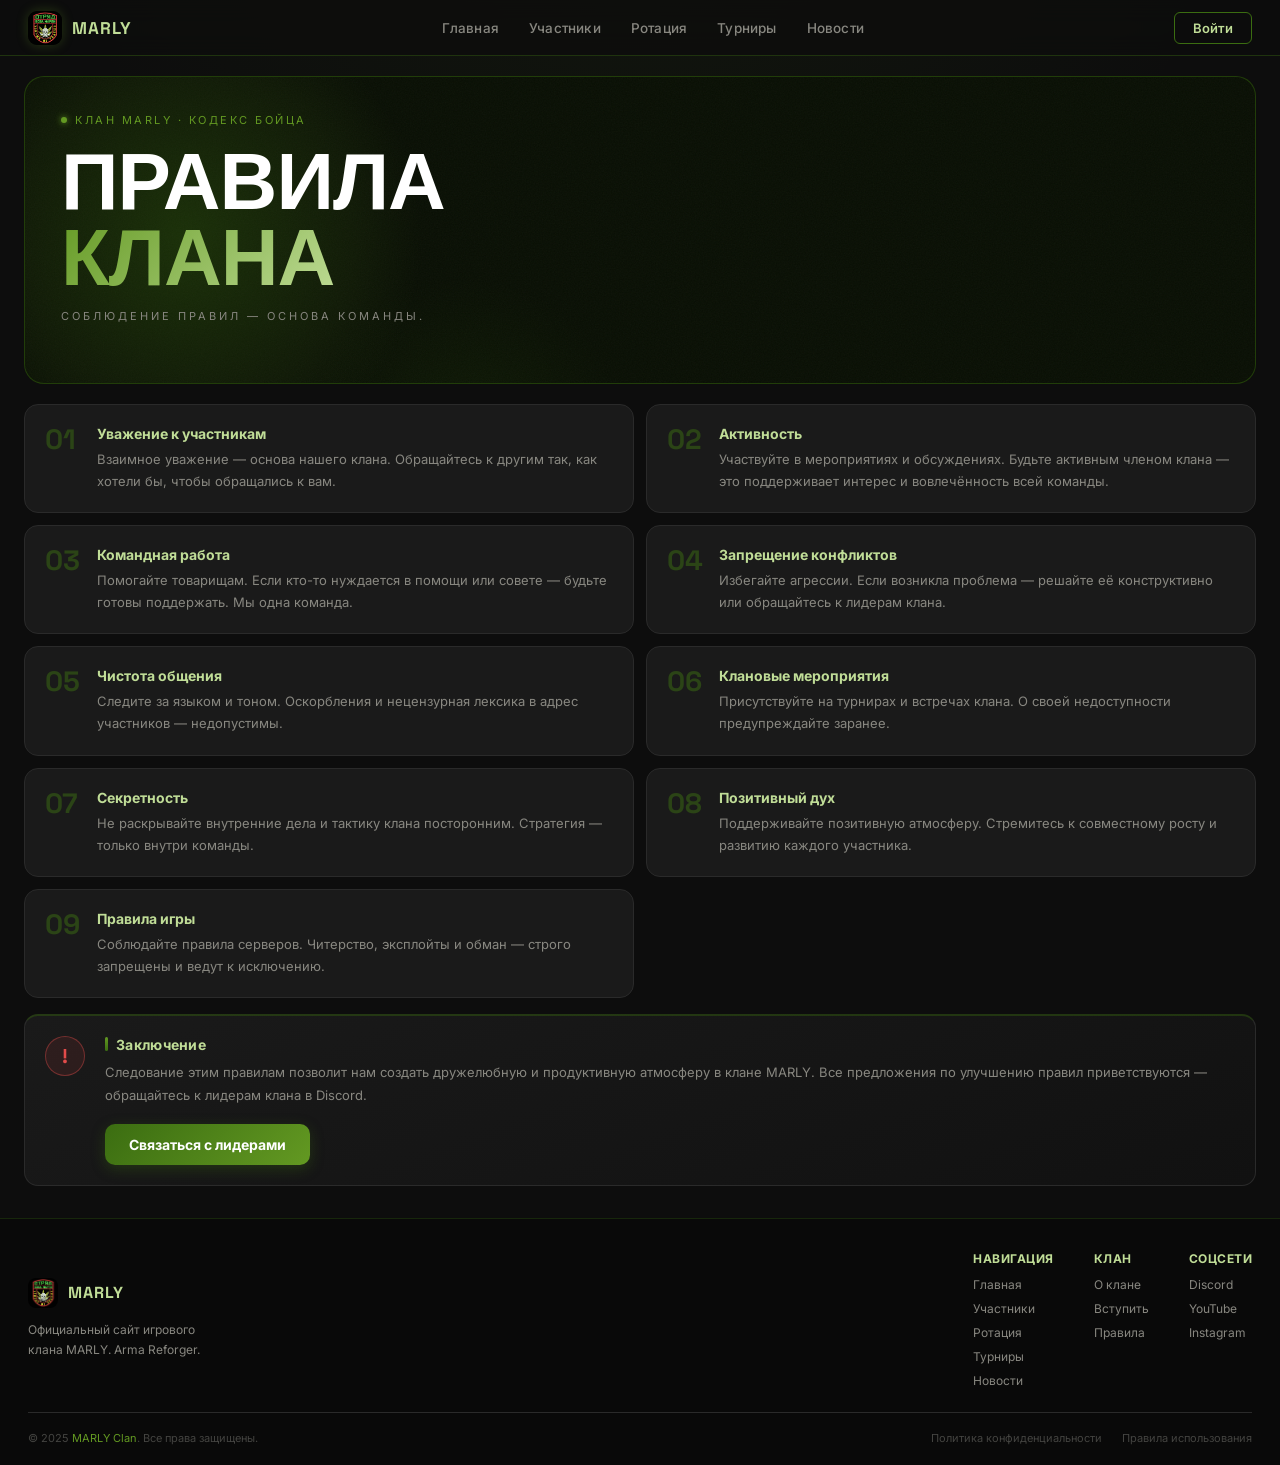
<file: rules.html>
<!DOCTYPE html>
<html lang="ru">
<head>
  <meta charset="UTF-8">
  <meta name="viewport" content="width=device-width, initial-scale=1.0">
  <title>MARLY — Правила</title>
  <link rel="preconnect" href="https://fonts.googleapis.com">
  <link rel="preconnect" href="https://fonts.gstatic.com" crossorigin>
  <link href="https://fonts.googleapis.com/css2?family=Inter:wght@400;500;600;700;800;900&family=Space+Grotesk:wght@700;800&display=swap" rel="stylesheet">
  <link rel="stylesheet" href="style-v2.css">
</head>
<body>
  <nav class="nav">
    <div class="nav-brand">
      <div class="nav-logo"><img src="0000999.jpg" alt="MARLY"></div>
      <span>MARLY</span>
    </div>
    <div class="nav-links">
      <a href="index.html" class="nav-link">Главная</a>
      <a href="members.html" class="nav-link">Участники</a>
      <a href="rotation.html" class="nav-link">Ротация</a>
      <a href="tournaments.html" class="nav-link">Турниры</a>
      <a href="news.html" class="nav-link">Новости</a>
    </div>
    <button class="nav-login">Войти</button>
  </nav>

  <div class="hero-wrap">
    <div class="hero hero-simple">
      <div class="hero-noise"></div>
      <div class="hero-glow"></div>
      <div class="hero-content">
        <div class="hero-tag">
          <span class="hero-tag-dot"></span>
          Клан MARLY · Кодекс бойца
        </div>
        <div class="hero-title">ПРАВИЛА<br><span class="hero-accent">КЛАНА</span></div>
        <div class="hero-sub">Соблюдение правил — основа команды.</div>
      </div>
    </div>
  </div>

  <main class="main">

    <div class="rules-grid">
      <div class="rule-card">
        <div class="rule-num">01</div>
        <div class="rule-content">
          <div class="rule-title">Уважение к участникам</div>
          <div class="rule-text">Взаимное уважение — основа нашего клана. Обращайтесь к другим так, как хотели бы, чтобы обращались к вам.</div>
        </div>
      </div>
      <div class="rule-card">
        <div class="rule-num">02</div>
        <div class="rule-content">
          <div class="rule-title">Активность</div>
          <div class="rule-text">Участвуйте в мероприятиях и обсуждениях. Будьте активным членом клана — это поддерживает интерес и вовлечённость всей команды.</div>
        </div>
      </div>
      <div class="rule-card">
        <div class="rule-num">03</div>
        <div class="rule-content">
          <div class="rule-title">Командная работа</div>
          <div class="rule-text">Помогайте товарищам. Если кто-то нуждается в помощи или совете — будьте готовы поддержать. Мы одна команда.</div>
        </div>
      </div>
      <div class="rule-card">
        <div class="rule-num">04</div>
        <div class="rule-content">
          <div class="rule-title">Запрещение конфликтов</div>
          <div class="rule-text">Избегайте агрессии. Если возникла проблема — решайте её конструктивно или обращайтесь к лидерам клана.</div>
        </div>
      </div>
      <div class="rule-card">
        <div class="rule-num">05</div>
        <div class="rule-content">
          <div class="rule-title">Чистота общения</div>
          <div class="rule-text">Следите за языком и тоном. Оскорбления и нецензурная лексика в адрес участников — недопустимы.</div>
        </div>
      </div>
      <div class="rule-card">
        <div class="rule-num">06</div>
        <div class="rule-content">
          <div class="rule-title">Клановые мероприятия</div>
          <div class="rule-text">Присутствуйте на турнирах и встречах клана. О своей недоступности предупреждайте заранее.</div>
        </div>
      </div>
      <div class="rule-card">
        <div class="rule-num">07</div>
        <div class="rule-content">
          <div class="rule-title">Секретность</div>
          <div class="rule-text">Не раскрывайте внутренние дела и тактику клана посторонним. Стратегия — только внутри команды.</div>
        </div>
      </div>
      <div class="rule-card">
        <div class="rule-num">08</div>
        <div class="rule-content">
          <div class="rule-title">Позитивный дух</div>
          <div class="rule-text">Поддерживайте позитивную атмосферу. Стремитесь к совместному росту и развитию каждого участника.</div>
        </div>
      </div>
      <div class="rule-card">
        <div class="rule-num">09</div>
        <div class="rule-content">
          <div class="rule-title">Правила игры</div>
          <div class="rule-text">Соблюдайте правила серверов. Читерство, эксплойты и обман — строго запрещены и ведут к исключению.</div>
        </div>
      </div>
    </div>

    <div class="panel rules-conclusion">
      <div class="rules-conclusion-icon">!</div>
      <div>
        <div class="sec-title" style="margin-bottom:8px">Заключение</div>
        <div class="about-text">
          Следование этим правилам позволит нам создать дружелюбную и продуктивную атмосферу в клане MARLY. Все предложения по улучшению правил приветствуются — обращайтесь к лидерам клана в Discord.
        </div>
        <a href="https://discord.gg/dA8naKGEJJ" target="_blank" class="btn-discord" style="margin-top:16px">Связаться с лидерами</a>
      </div>
    </div>

  </main>

  <footer class="footer">
    <div class="footer-top">
      <div class="footer-brand">
        <div class="footer-logo">
          <div class="footer-logo-box"><img src="0000999.jpg" alt="MARLY"></div>
          <span class="footer-logo-name">MARLY</span>
        </div>
        <div class="footer-desc">Официальный сайт игрового клана MARLY. Arma Reforger.</div>
      </div>
      <div class="footer-links">
        <div class="footer-col">
          <div class="footer-col-title">Навигация</div>
          <a href="index.html">Главная</a>
          <a href="members.html">Участники</a>
          <a href="rotation.html">Ротация</a>
          <a href="tournaments.html">Турниры</a>
          <a href="news.html">Новости</a>
        </div>
        <div class="footer-col">
          <div class="footer-col-title">Клан</div>
          <a href="about.html">О клане</a>
          <a href="about.html">Вступить</a>
          <a href="rules.html">Правила</a>
        </div>
        <div class="footer-col">
          <div class="footer-col-title">Соцсети</div>
          <a href="https://discord.gg/dA8naKGEJJ" target="_blank">Discord</a>
          <a href="https://www.youtube.com/@Marlygroup" target="_blank">YouTube</a>
          <a href="#">Instagram</a>
        </div>
      </div>
    </div>
    <div class="footer-bottom">
      <div class="footer-copy">© 2025 <span>MARLY Clan</span>. Все права защищены.</div>
      <div class="footer-rights">
        <a href="#">Политика конфиденциальности</a>
        <a href="#">Правила использования</a>
      </div>
    </div>
  </footer>
</body>
</html>
</file>
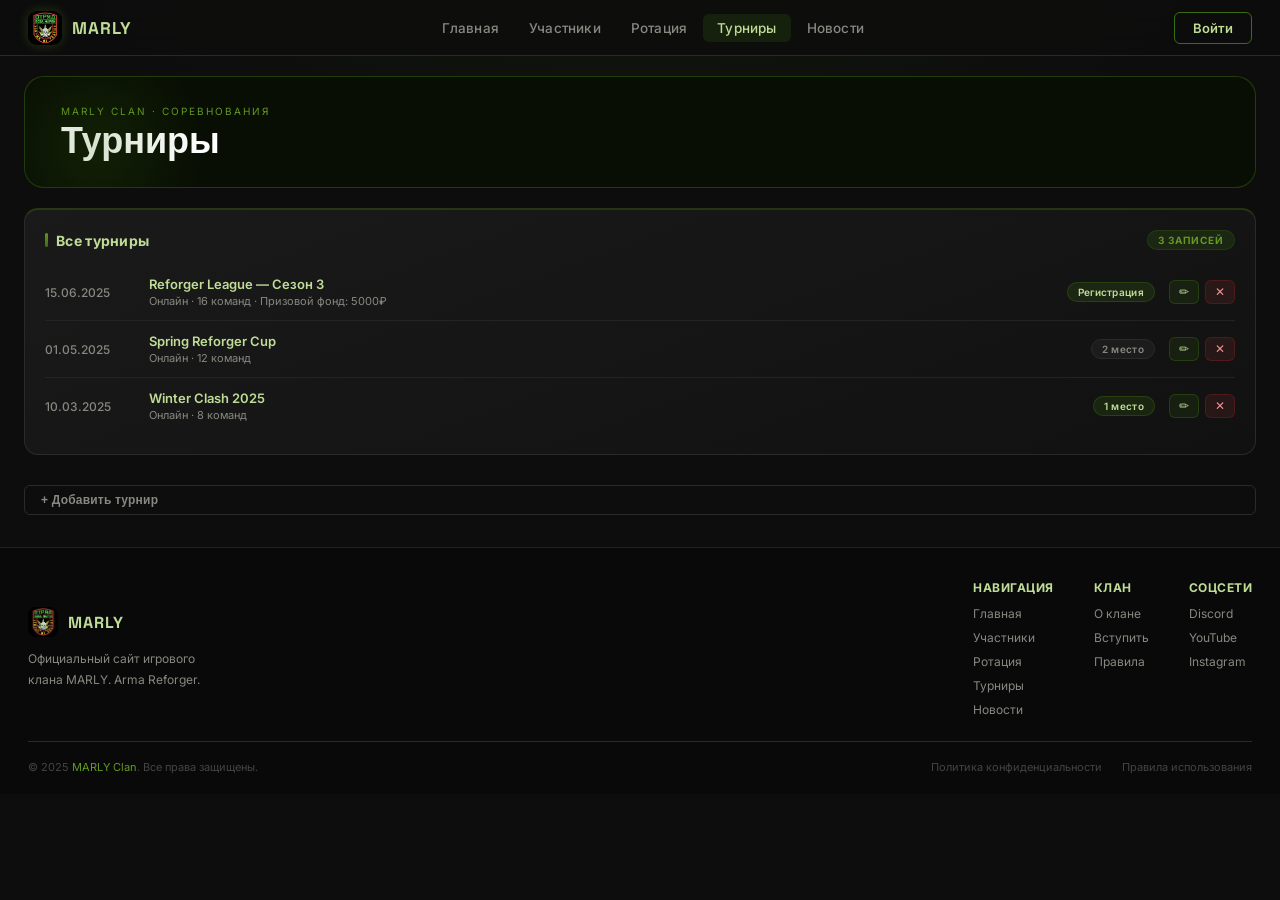
<file: tournaments.html>
<!DOCTYPE html>
<html lang="ru">
<head>
  <meta charset="UTF-8">
  <meta name="viewport" content="width=device-width, initial-scale=1.0">
  <title>MARLY — Турниры</title>
  <link rel="preconnect" href="https://fonts.googleapis.com">
  <link rel="preconnect" href="https://fonts.gstatic.com" crossorigin>
  <link href="https://fonts.googleapis.com/css2?family=Inter:wght@400;500;600;700;800;900&family=Space+Grotesk:wght@700;800&display=swap" rel="stylesheet">
  <link rel="stylesheet" href="style-v2.css">
</head>
<body>
  <nav class="nav">
    <div class="nav-brand">
      <div class="nav-logo"><img src="0000999.jpg" alt="MARLY"></div>
      <span>MARLY</span>
    </div>
    <div class="nav-links">
      <a href="index.html" class="nav-link">Главная</a>
      <a href="members.html" class="nav-link">Участники</a>
      <a href="rotation.html" class="nav-link">Ротация</a>
      <a href="tournaments.html" class="nav-link active">Турниры</a>
      <a href="news.html" class="nav-link">Новости</a>
    </div>
    <button class="nav-login">Войти</button>
  </nav>

  <div class="page-hero">
    <div class="page-hero-inner">
      <div>
        <div class="page-hero-tag">MARLY CLAN · Соревнования</div>
        <div class="page-hero-title">Турниры</div>
      </div>
    </div>
  </div>

  <main class="main">
    <div class="panel" id="t-list"></div>
    <button class="add-btn" onclick="openModal()">+ Добавить турнир</button>
  </main>

  <footer class="footer">
    <div class="footer-top">
      <div class="footer-brand">
        <div class="footer-logo">
          <div class="footer-logo-box"><img src="0000999.jpg" alt="MARLY"></div>
          <span class="footer-logo-name">MARLY</span>
        </div>
        <div class="footer-desc">Официальный сайт игрового клана MARLY. Arma Reforger.</div>
      </div>
      <div class="footer-links">
        <div class="footer-col">
          <div class="footer-col-title">Навигация</div>
          <a href="index.html">Главная</a>
          <a href="members.html">Участники</a>
          <a href="rotation.html">Ротация</a>
          <a href="tournaments.html">Турниры</a>
          <a href="news.html">Новости</a>
        </div>
        <div class="footer-col">
          <div class="footer-col-title">Клан</div>
          <a href="about.html">О клане</a>
          <a href="about.html">Вступить</a>
          <a href="rules.html">Правила</a>
        </div>
        <div class="footer-col">
          <div class="footer-col-title">Соцсети</div>
          <a href="https://discord.gg/dA8naKGEJJ" target="_blank">Discord</a>
          <a href="https://www.youtube.com/@Marlygroup" target="_blank">YouTube</a>
          <a href="#">Instagram</a>
        </div>
      </div>
    </div>
    <div class="footer-bottom">
      <div class="footer-copy">© 2025 <span>MARLY Clan</span>. Все права защищены.</div>
      <div class="footer-rights">
        <a href="#">Политика конфиденциальности</a>
        <a href="#">Правила использования</a>
      </div>
    </div>
  </footer>

  <div id="modal-overlay" class="modal-overlay hidden">
    <div class="modal">
      <div class="modal-title" id="modal-title">Добавить турнир</div>
      <div class="form-group"><label>Дата</label><input id="f-date" type="text" placeholder="15.06.2025"></div>
      <div class="form-group"><label>Название</label><input id="f-name" type="text" placeholder="Reforger League"></div>
      <div class="form-group"><label>Описание</label><input id="f-desc" type="text" placeholder="Онлайн · 16 команд"></div>
      <div class="form-group"><label>Статус</label>
        <select id="f-status">
          <option>Регистрация</option>
          <option>Скоро</option>
          <option>1 место</option>
          <option>2 место</option>
          <option>3 место</option>
          <option>Участие</option>
        </select>
      </div>
      <div class="modal-actions">
        <button class="btn-cancel" onclick="closeModal()">Отмена</button>
        <button class="btn-save" onclick="saveTournament()">Сохранить</button>
      </div>
    </div>
  </div>

  <script src="data.js"></script>
  <script>
    const STATUS_BADGE = {
      'Регистрация':'bl','Скоро':'bo','1 место':'bl','2 место':'bm','3 место':'bm','Участие':'bm'
    };
    let editId = null;

    function render() {
      const list = document.getElementById('t-list');
      const tournaments = getData('tournaments');
      list.innerHTML = `<div class="panel-header"><div class="sec-title">Все турниры</div><div class="sec-badge">${tournaments.length} записей</div></div>`;
      tournaments.forEach(t => {
        const row = document.createElement('div');
        row.className = 'tournament-row';
        row.innerHTML = `
          <div class="t-date">${t.date}</div>
          <div class="t-info"><div class="pname">${t.name}</div><div class="ptag">${t.desc}</div></div>
          <div class="badge ${STATUS_BADGE[t.status]||'bm'}">${t.status}</div>
          <div class="row-actions">
            <button class="btn-edit" onclick="editTournament(${t.id})">✏</button>
            <button class="btn-del" onclick="deleteTournament(${t.id})">✕</button>
          </div>`;
        list.appendChild(row);
      });
    }

    function openModal(id) {
      editId = id || null;
      document.getElementById('modal-title').textContent = id ? 'Редактировать турнир' : 'Добавить турнир';
      if (id) {
        const t = getData('tournaments').find(x => x.id === id);
        document.getElementById('f-date').value   = t.date;
        document.getElementById('f-name').value   = t.name;
        document.getElementById('f-desc').value   = t.desc;
        document.getElementById('f-status').value = t.status;
      } else {
        ['f-date','f-name','f-desc'].forEach(id => document.getElementById(id).value = '');
      }
      document.getElementById('modal-overlay').classList.remove('hidden');
    }

    function closeModal() {
      document.getElementById('modal-overlay').classList.add('hidden');
      editId = null;
    }

    function editTournament(id) { openModal(id); }

    function saveTournament() {
      const tournaments = getData('tournaments');
      const date   = document.getElementById('f-date').value.trim();
      const name   = document.getElementById('f-name').value.trim();
      const desc   = document.getElementById('f-desc').value.trim();
      const status = document.getElementById('f-status').value;
      if (!name) return alert('Введи название');
      if (editId) {
        const idx = tournaments.findIndex(x => x.id === editId);
        tournaments[idx] = { ...tournaments[idx], date, name, desc, status };
      } else {
        tournaments.unshift({ id: Date.now(), date, name, desc, status });
      }
      saveData('tournaments', tournaments);
      closeModal();
      render();
    }

    function deleteTournament(id) {
      if (!confirm('Удалить турнир?')) return;
      saveData('tournaments', getData('tournaments').filter(t => t.id !== id));
      render();
    }

    render();
  </script>
</body>
</html>
</file>
<file: style-v2.css>
/* ─── AUTH ────────────────────────────────────────────────── */
body.auth-guest .admin-only { display: none !important; }

.nav-logged-in {
  background: rgba(59,109,17,.2) !important;
  border-color: var(--c-green-mid) !important;
  color: var(--c-green-lt) !important;
}

/* ─── RESET & BASE ─────────────────────────────────────────── */
*, *::before, *::after { box-sizing: border-box; margin: 0; padding: 0; }

:root {
  --c-bg:        #0d0d0d;
  --c-surface:   #141414;
  --c-surface2:  #1a1a1a;
  --c-border:    #2a2a2a;
  --c-green:     #3B6D11;
  --c-green-mid: #639922;
  --c-green-lt:  #C0DD97;
  --c-text:      #C0DD97;
  --c-muted:     #888780;
  --c-dim:       #444441;
  --c-red:       #E24B4A;
  --c-red-lt:    #F09595;
  --c-gold:      #EF9F27;
  --c-silver:    #B4B2A9;
  --c-bronze:    #D85A30;
  --radius-sm:   6px;
  --radius-md:   10px;
  --radius-lg:   14px;
  --radius-xl:   20px;
  --shadow-sm:   0 1px 4px rgba(0,0,0,.4);
  --shadow-md:   0 4px 16px rgba(0,0,0,.5);
  --shadow-glow: 0 0 24px rgba(59,109,17,.2);
}

body {
  background: var(--c-bg);
  background-image:
    radial-gradient(ellipse 80% 50% at 50% -10%, rgba(59,109,17,.12) 0%, transparent 60%);
  font-family: 'Inter', Arial, sans-serif;
  color: var(--c-text);
  min-height: 100vh;
}

a { text-decoration: none; color: inherit; }
* { transition: color .15s, background-color .15s, border-color .15s, box-shadow .15s, opacity .15s; }

/* ─── NAV ─────────────────────────────────────────────────── */
.nav {
  position: sticky;
  top: 0;
  z-index: 100;
  display: flex;
  align-items: center;
  justify-content: space-between;
  padding: 0 28px;
  height: 56px;
  background: rgba(13,13,13,.85);
  backdrop-filter: blur(12px);
  -webkit-backdrop-filter: blur(12px);
  border-bottom: 1px solid rgba(59,109,17,.4);
}

.nav-brand {
  display: flex;
  align-items: center;
  gap: 10px;
  font-family: 'Space Grotesk', Arial, sans-serif;
  font-size: 17px;
  font-weight: 700;
  color: var(--c-green-lt);
  letter-spacing: 1px;
}
.nav-logo {
  width: 34px;
  height: 34px;
  border-radius: 9px;
  overflow: hidden;
  flex-shrink: 0;
  box-shadow: 0 0 12px rgba(99,153,34,.3);
}
.nav-logo img {
  width: 100%;
  height: 100%;
  object-fit: cover;
  display: block;
}

.nav-links { display: flex; gap: 2px; }
.nav-link {
  font-size: 13.5px;
  font-weight: 500;
  padding: 6px 14px;
  border-radius: var(--radius-sm);
  color: var(--c-muted);
  letter-spacing: .2px;
}
.nav-link:hover { background: rgba(255,255,255,.04); color: var(--c-text); }
.nav-link.active { color: var(--c-green-lt); background: rgba(59,109,17,.2); }

.nav-login {
  font-family: 'Inter', Arial, sans-serif;
  font-size: 13px;
  font-weight: 600;
  padding: 7px 18px;
  border-radius: var(--radius-sm);
  border: 1px solid var(--c-green);
  background: transparent;
  cursor: pointer;
  color: var(--c-green-lt);
  letter-spacing: .3px;
}
.nav-login:hover { background: rgba(59,109,17,.25); box-shadow: var(--shadow-glow); }

/* ─── HERO ────────────────────────────────────────────────── */
.hero-wrap {
  padding: 20px 24px 0;
}
.hero {
  position: relative;
  overflow: hidden;
  background: #080e03;
  border: 1px solid rgba(59,109,17,.5);
  border-radius: var(--radius-xl);
  padding: 48px 36px 40px;
  display: flex;
  justify-content: space-between;
  align-items: flex-end;
  gap: 24px;
  min-height: 240px;
}

/* Subtle noise texture overlay */
.hero-noise {
  position: absolute; inset: 0;
  background-image: url("data:image/svg+xml,%3Csvg viewBox='0 0 256 256' xmlns='http://www.w3.org/2000/svg'%3E%3Cfilter id='noise'%3E%3CfeTurbulence type='fractalNoise' baseFrequency='0.9' numOctaves='4' stitchTiles='stitch'/%3E%3C/filter%3E%3Crect width='100%25' height='100%25' filter='url(%23noise)' opacity='0.04'/%3E%3C/svg%3E");
  pointer-events: none;
  z-index: 0;
}

/* Green glow in the corner */
.hero-glow {
  position: absolute;
  top: -80px; left: -80px;
  width: 480px; height: 480px;
  background: radial-gradient(circle, rgba(59,109,17,.35) 0%, rgba(99,153,34,.08) 50%, transparent 70%);
  pointer-events: none;
  z-index: 0;
}
/* Second glow on the right */
.hero-glow::after {
  content: '';
  position: absolute;
  bottom: -120px; right: -200px;
  width: 320px; height: 320px;
  background: radial-gradient(circle, rgba(59,109,17,.12) 0%, transparent 70%);
}

.hero-content { position: relative; z-index: 1; }
.hero-badges  { position: relative; z-index: 1; display: flex; align-items: center; gap: 0; }

.hero-tag {
  display: flex;
  align-items: center;
  gap: 8px;
  font-size: 11px;
  letter-spacing: 2.5px;
  text-transform: uppercase;
  color: var(--c-green-mid);
  margin-bottom: 16px;
}
.hero-tag-dot {
  width: 6px; height: 6px;
  border-radius: 50%;
  background: var(--c-green-mid);
  box-shadow: 0 0 6px var(--c-green-mid);
  animation: pulse 2s ease-in-out infinite;
}
@keyframes pulse {
  0%, 100% { opacity: 1; }
  50%       { opacity: .4; }
}

.hero-title {
  font-family: 'Space Grotesk', Arial, sans-serif;
  font-size: clamp(48px, 8vw, 80px);
  font-weight: 800;
  color: #fff;
  line-height: .95;
  letter-spacing: -1px;
  margin-bottom: 14px;
}
.hero-accent {
  background: linear-gradient(135deg, #639922, #C0DD97);
  -webkit-background-clip: text;
  -webkit-text-fill-color: transparent;
  background-clip: text;
}

.hero-sub {
  font-size: 11px;
  letter-spacing: 3px;
  text-transform: uppercase;
  color: var(--c-muted);
  margin-bottom: 28px;
}

.hero-actions { display: flex; gap: 10px; }
.btn-hero-primary {
  display: inline-flex;
  align-items: center;
  font-size: 13px;
  font-weight: 700;
  padding: 10px 22px;
  border-radius: var(--radius-md);
  background: linear-gradient(135deg, #3B6D11, #639922);
  color: #fff;
  box-shadow: 0 4px 14px rgba(59,109,17,.4);
  letter-spacing: .3px;
}
.btn-hero-primary:hover { transform: translateY(-1px); box-shadow: 0 6px 20px rgba(59,109,17,.5); }

.btn-hero-ghost {
  display: inline-flex;
  align-items: center;
  font-size: 13px;
  font-weight: 600;
  padding: 10px 20px;
  border-radius: var(--radius-md);
  border: 1px solid rgba(59,109,17,.5);
  color: var(--c-text);
}
.btn-hero-ghost:hover { background: rgba(59,109,17,.15); }

/* Hero stat badges */
.hero-badge {
  display: flex;
  flex-direction: column;
  align-items: center;
  padding: 12px 28px;
  gap: 4px;
}
.hero-badge-sep {
  width: 1px;
  height: 36px;
  background: rgba(59,109,17,.3);
}
.hb-val {
  font-family: 'Space Grotesk', Arial, sans-serif;
  font-size: 26px;
  font-weight: 800;
  color: #fff;
  line-height: 1;
}
.hb-val.green { color: var(--c-green-mid); }
.hb-label {
  font-size: 10px;
  letter-spacing: 1.5px;
  text-transform: uppercase;
  color: var(--c-muted);
}

/* ─── MAIN ────────────────────────────────────────────────── */
.main {
  padding: 20px 24px 32px;
  display: flex;
  flex-direction: column;
  gap: 16px;
}

/* ─── STATS ───────────────────────────────────────────────── */
.stats-row {
  display: grid;
  grid-template-columns: repeat(4, 1fr);
  gap: 12px;
}
.stat-card {
  background: linear-gradient(160deg, var(--c-surface2) 0%, #111 100%);
  border: 1px solid var(--c-border);
  border-top-color: rgba(59,109,17,.25);
  border-radius: var(--radius-lg);
  padding: 18px 20px;
  cursor: default;
}
.stat-card:hover {
  border-color: rgba(59,109,17,.5);
  border-top-color: rgba(99,153,34,.6);
  box-shadow: var(--shadow-glow);
}
.stat-icon { font-size: 16px; margin-bottom: 10px; }
.stat-label {
  font-size: 11px;
  font-weight: 500;
  color: var(--c-muted);
  margin-bottom: 6px;
  text-transform: uppercase;
  letter-spacing: 1px;
}
.stat-value {
  font-family: 'Space Grotesk', Arial, sans-serif;
  font-size: 32px;
  font-weight: 800;
  line-height: 1;
}
.stat-value.green { color: var(--c-green-mid); }
.stat-value.red   { color: var(--c-red); }
.stat-value.white { color: var(--c-text); }

.stat-edit-btn {
  background: transparent;
  border: 1px solid var(--c-border);
  border-radius: var(--radius-sm);
  color: var(--c-dim);
  cursor: pointer;
  font-size: 11px;
  padding: 3px 7px;
}
.stat-edit-btn:hover { background: rgba(59,109,17,.15); color: var(--c-text); border-color: var(--c-green); }

/* ─── PANELS ──────────────────────────────────────────────── */
.two-col {
  display: grid;
  grid-template-columns: 1fr 1fr;
  gap: 16px;
}
.panel {
  background: linear-gradient(160deg, var(--c-surface2) 0%, #111 100%);
  border: 1px solid var(--c-border);
  border-top: 2px solid rgba(59,109,17,.4);
  border-radius: var(--radius-lg);
  padding: 20px;
}
.panel:hover {
  border-color: rgba(59,109,17,.35);
  border-top-color: rgba(99,153,34,.7);
  box-shadow: 0 4px 24px rgba(59,109,17,.1);
}

.panel-header {
  display: flex;
  align-items: center;
  justify-content: space-between;
  margin-bottom: 14px;
}
.sec-title {
  font-size: 14px;
  font-weight: 700;
  color: var(--c-text);
  letter-spacing: .3px;
  display: flex;
  align-items: center;
  gap: 8px;
}
.sec-title::before {
  content: '';
  display: block;
  width: 3px;
  height: 14px;
  border-radius: 2px;
  background: linear-gradient(180deg, #639922, #3B6D11);
  flex-shrink: 0;
}
.sec-badge {
  font-size: 10px;
  font-weight: 700;
  letter-spacing: 1px;
  text-transform: uppercase;
  padding: 3px 10px;
  border-radius: 999px;
  background: rgba(59,109,17,.2);
  color: var(--c-green-mid);
  border: 1px solid rgba(59,109,17,.3);
}

/* ─── LEADERBOARD ─────────────────────────────────────────── */
.lb-row {
  display: flex;
  align-items: center;
  gap: 10px;
  padding: 9px 0;
  border-bottom: 1px solid rgba(42,42,42,.7);
}
.lb-row:last-of-type { border-bottom: none; }

.rank {
  font-size: 13px;
  font-weight: 800;
  width: 22px;
  text-align: center;
  color: var(--c-muted);
  flex-shrink: 0;
  font-family: 'Space Grotesk', Arial, sans-serif;
}
.rank.gold   { color: var(--c-gold); }
.rank.silver { color: var(--c-silver); }
.rank.bronze { color: var(--c-bronze); }

.av {
  width: 34px;
  height: 34px;
  border-radius: 50%;
  display: flex;
  align-items: center;
  justify-content: center;
  font-size: 11px;
  font-weight: 700;
  flex-shrink: 0;
  border: 1px solid rgba(59,109,17,.3);
}

.lb-info {
  flex: 1;
  display: flex;
  flex-direction: column;
  gap: 6px;
  min-width: 0;
}
.pname {
  font-size: 13px;
  font-weight: 600;
  color: var(--c-text);
  white-space: nowrap;
  overflow: hidden;
  text-overflow: ellipsis;
}
.bar-bg {
  height: 3px;
  background: var(--c-border);
  border-radius: 2px;
}
.bar-fill {
  height: 3px;
  border-radius: 2px;
  background: linear-gradient(90deg, #3B6D11, #639922);
}

.pts {
  font-size: 12px;
  font-weight: 700;
  white-space: nowrap;
  flex-shrink: 0;
  font-family: 'Space Grotesk', Arial, sans-serif;
}
.pts.green { color: var(--c-green-mid); }

/* ─── MEMBERS ─────────────────────────────────────────────── */
.mem-row {
  display: flex;
  align-items: center;
  gap: 10px;
  padding: 9px 0;
  border-bottom: 1px solid rgba(42,42,42,.7);
}
.mem-row:last-of-type { border-bottom: none; }
.mem-info { flex: 1; min-width: 0; }
.ptag { font-size: 11px; color: var(--c-muted); margin-top: 2px; }

.dot-on  { width: 7px; height: 7px; border-radius: 50%; background: var(--c-green-mid); box-shadow: 0 0 5px var(--c-green-mid); flex-shrink: 0; }
.dot-off { width: 7px; height: 7px; border-radius: 50%; background: var(--c-dim); flex-shrink: 0; }

.badge {
  font-size: 10px;
  font-weight: 600;
  padding: 3px 10px;
  border-radius: 999px;
  white-space: nowrap;
  flex-shrink: 0;
  letter-spacing: .3px;
}
.badge.bl { background: rgba(59,109,17,.2); color: var(--c-green-lt); border: 1px solid rgba(59,109,17,.4); }
.badge.bo { background: #2a1010; color: var(--c-red-lt); border: 1px solid #791F1F; }
.badge.bm { background: rgba(255,255,255,.04); color: var(--c-muted); border: 1px solid var(--c-border); }

.add-btn {
  display: inline-flex;
  align-items: center;
  gap: 6px;
  font-size: 12px;
  font-weight: 600;
  padding: 7px 16px;
  border-radius: var(--radius-sm);
  border: 1px solid var(--c-border);
  background: transparent;
  cursor: pointer;
  color: var(--c-muted);
  margin-top: 14px;
  letter-spacing: .2px;
}
.add-btn:hover { background: rgba(59,109,17,.15); border-color: var(--c-green); color: var(--c-text); }

/* ─── ROTATION ────────────────────────────────────────────── */
.rot-header {
  display: flex;
  align-items: center;
  justify-content: space-between;
  margin-bottom: 16px;
}
.rot-header .add-btn { margin-top: 0; }

.rot-grid {
  display: grid;
  grid-template-columns: repeat(3, 1fr);
  gap: 12px;
}
.rot-day { /* wrapper div */ }
.rot-day-label {
  font-size: 11px;
  font-weight: 600;
  color: var(--c-muted);
  margin-bottom: 8px;
  display: flex;
  justify-content: space-between;
  text-transform: uppercase;
  letter-spacing: .8px;
}
.rot-day-label span { color: var(--c-dim); font-weight: 400; text-transform: none; letter-spacing: 0; }

.rot-slots { display: flex; flex-direction: column; gap: 5px; }
.slot {
  display: flex;
  align-items: center;
  gap: 8px;
  padding: 7px 10px;
  border-radius: var(--radius-sm);
  border: 1px solid var(--c-border);
  background: #111;
}
.slot:hover { border-color: rgba(59,109,17,.3); }
.slot-role {
  font-size: 10px;
  font-weight: 600;
  padding: 2px 7px;
  border-radius: 999px;
  white-space: nowrap;
  flex-shrink: 0;
  letter-spacing: .3px;
}
.role-squad  { background: rgba(42,26,16,.8); color: var(--c-gold); }
.role-sniper { background: rgba(42,16,16,.8); color: var(--c-red-lt); }
.role-medic  { background: rgba(31,46,18,.8); color: #97C459; }
.role-engi   { background: rgba(26,31,42,.8); color: #85B7EB; }

.slot-name  { font-size: 12px; font-weight: 500; color: var(--c-text); flex: 1; }
.slot-empty { font-size: 12px; color: var(--c-dim); font-style: italic; flex: 1; }

/* ─── FOOTER PARTNER ──────────────────────────────────────── */
.footer-partner {
  display: flex;
  align-items: center;
  justify-content: center;
  flex-shrink: 0;
  opacity: .55;
  transition: opacity .25s, transform .25s, border-color .25s, box-shadow .25s;
  padding: 10px 20px;
  border: 1px solid rgba(59,109,17,.2);
  border-radius: var(--radius-md);
}
.footer-partner:hover {
  opacity: 1;
  transform: scale(1.04);
  border-color: rgba(99,153,34,.5);
  box-shadow: 0 0 20px rgba(59,109,17,.12);
}
.footer-partner-logo {
  height: 44px;
  width: auto;
  display: block;
}

/* ─── FOOTER ──────────────────────────────────────────────── */
.footer {
  background: #090909;
  border-top: 1px solid rgba(59,109,17,.3);
  padding: 32px 28px 20px;
  display: flex;
  flex-direction: column;
  gap: 24px;
}
.footer-top {
  display: flex;
  justify-content: space-between;
  align-items: center;
  gap: 24px;
}
.footer-brand { display: flex; flex-direction: column; gap: 12px; }
.footer-logo  { display: flex; align-items: center; gap: 10px; }
.footer-logo-box {
  width: 30px; height: 30px;
  border-radius: 8px;
  overflow: hidden;
  flex-shrink: 0;
}
.footer-logo-box img {
  width: 100%;
  height: 100%;
  object-fit: cover;
  display: block;
}
.footer-logo-name { font-family: 'Space Grotesk', Arial, sans-serif; font-size: 16px; font-weight: 800; color: var(--c-text); letter-spacing: 1px; }
.footer-desc { font-size: 12px; color: var(--c-muted); max-width: 200px; line-height: 1.7; }
.footer-links { display: flex; gap: 40px; }
.footer-col   { display: flex; flex-direction: column; gap: 9px; }
.footer-col-title { font-size: 12px; font-weight: 700; color: var(--c-text); margin-bottom: 2px; letter-spacing: .5px; text-transform: uppercase; }
.footer-col a { font-size: 12px; color: var(--c-muted); }
.footer-col a:hover { color: var(--c-text); }

.footer-bottom {
  border-top: 1px solid var(--c-border);
  padding-top: 18px;
  display: flex;
  align-items: center;
  justify-content: space-between;
  flex-wrap: wrap;
  gap: 10px;
}
.footer-copy { font-size: 11px; color: var(--c-dim); }
.footer-copy span { color: var(--c-green-mid); }
.footer-rights { display: flex; gap: 20px; }
.footer-rights a { font-size: 11px; color: var(--c-dim); }
.footer-rights a:hover { color: var(--c-muted); }

/* ─── MODAL ───────────────────────────────────────────────── */
.hidden { display: none !important; }

.modal-overlay {
  position: fixed; top: 0; left: 0; width: 100%; height: 100%;
  background: rgba(0,0,0,.75);
  backdrop-filter: blur(4px);
  display: flex; align-items: center; justify-content: center;
  z-index: 1000;
}
.modal {
  background: var(--c-surface2);
  border: 1px solid var(--c-green);
  border-radius: var(--radius-lg);
  padding: 28px;
  width: 400px;
  display: flex;
  flex-direction: column;
  gap: 16px;
  box-shadow: 0 20px 60px rgba(0,0,0,.6), var(--shadow-glow);
}
.modal-title { font-size: 15px; font-weight: 700; color: var(--c-text); }
.form-group { display: flex; flex-direction: column; gap: 6px; }
.form-group label { font-size: 11px; font-weight: 600; color: var(--c-muted); text-transform: uppercase; letter-spacing: .8px; }
.form-group input {
  background: var(--c-surface);
  border: 1px solid var(--c-border);
  border-radius: var(--radius-sm);
  padding: 10px 14px;
  color: var(--c-text);
  font-size: 14px;
  font-family: 'Inter', Arial, sans-serif;
  width: 100%;
  outline: none;
}
.form-group input:focus { border-color: var(--c-green); box-shadow: 0 0 0 3px rgba(59,109,17,.15); }
.modal-actions { display: flex; gap: 10px; justify-content: flex-end; margin-top: 4px; }

.btn-cancel {
  padding: 8px 18px; border-radius: var(--radius-sm);
  border: 1px solid var(--c-border); background: transparent;
  color: var(--c-muted); cursor: pointer; font-size: 13px; font-weight: 600;
  font-family: 'Inter', Arial, sans-serif;
}
.btn-cancel:hover { border-color: var(--c-muted); color: var(--c-text); }

.btn-save {
  padding: 8px 18px; border-radius: var(--radius-sm);
  border: none; background: linear-gradient(135deg, #3B6D11, #639922);
  color: #fff; cursor: pointer; font-size: 13px; font-weight: 700;
  font-family: 'Inter', Arial, sans-serif;
  box-shadow: 0 2px 8px rgba(59,109,17,.4);
}
.btn-save:hover { box-shadow: 0 4px 14px rgba(59,109,17,.5); transform: translateY(-1px); }

/* ─── HERO SIMPLE (без badges) ───────────────────────────── */
.hero.hero-simple { align-items: flex-start; min-height: 160px; padding: 36px 36px 32px; }

/* ─── PAGE HERO (mini) ────────────────────────────────────── */
.page-hero {
  padding: 20px 24px 0;
}
.page-hero-inner {
  position: relative;
  overflow: hidden;
  background: #080e03;
  border: 1px solid rgba(59,109,17,.5);
  border-radius: var(--radius-xl);
  padding: 28px 36px;
  display: flex;
  align-items: center;
  gap: 16px;
}
.page-hero-inner::before {
  content: '';
  position: absolute;
  top: -40px; left: -40px;
  width: 220px; height: 220px;
  background: radial-gradient(circle, rgba(59,109,17,.2) 0%, transparent 70%);
  pointer-events: none;
}
.page-hero-tag {
  font-size: 10px;
  letter-spacing: 2px;
  text-transform: uppercase;
  color: var(--c-green-mid);
  margin-bottom: 6px;
}
.page-hero-title {
  font-family: 'Space Grotesk', Arial, sans-serif;
  font-size: clamp(22px, 4vw, 36px);
  font-weight: 800;
  color: #fff;
  line-height: 1;
}

/* ─── PAGE TITLE (legacy) ─────────────────────────────────── */
.page-title {
  font-family: 'Space Grotesk', Arial, sans-serif;
  font-size: 22px;
  font-weight: 800;
  color: var(--c-text);
  margin-bottom: 4px;
}

/* ─── FORM EXTRAS ─────────────────────────────────────────── */
.form-group select, .form-group textarea {
  background: var(--c-surface);
  border: 1px solid var(--c-border);
  border-radius: var(--radius-sm);
  padding: 10px 14px;
  color: var(--c-text);
  font-size: 14px;
  font-family: 'Inter', Arial, sans-serif;
  width: 100%;
  outline: none;
}
.form-group select:focus, .form-group textarea:focus {
  border-color: var(--c-green);
  box-shadow: 0 0 0 3px rgba(59,109,17,.15);
}
.form-group textarea { resize: vertical; }
.form-group select { cursor: pointer; }

.form-inline {
  flex-direction: row !important;
  align-items: center;
  gap: 10px !important;
}
.form-inline input[type="checkbox"] {
  width: 18px; height: 18px;
  accent-color: var(--c-green);
  cursor: pointer;
  flex-shrink: 0;
}

/* ─── ROW ACTIONS ─────────────────────────────────────────── */
.row-actions { display: flex; gap: 6px; margin-left: auto; flex-shrink: 0; }
.btn-edit {
  background: rgba(59,109,17,.15); border: 1px solid rgba(59,109,17,.4);
  color: var(--c-green-lt); border-radius: var(--radius-sm);
  padding: 4px 9px; cursor: pointer; font-size: 12px;
}
.btn-edit:hover { background: rgba(59,109,17,.3); }
.btn-del {
  background: rgba(226,75,74,.1); border: 1px solid rgba(121,31,31,.5);
  color: var(--c-red-lt); border-radius: var(--radius-sm);
  padding: 4px 9px; cursor: pointer; font-size: 12px;
}
.btn-del:hover { background: rgba(226,75,74,.2); }

/* ─── TOURNAMENT ──────────────────────────────────────────── */
.tournament-row {
  display: flex;
  align-items: center;
  gap: 14px;
  padding: 12px 0;
  border-bottom: 1px solid rgba(42,42,42,.7);
}
.tournament-row:last-child { border-bottom: none; }
.t-date {
  font-size: 12px;
  color: var(--c-muted);
  white-space: nowrap;
  min-width: 90px;
  font-weight: 500;
}
.t-info { flex: 1; min-width: 0; }

/* ─── NEWS ────────────────────────────────────────────────── */
.news-card {
  display: flex;
  flex-direction: column;
  gap: 8px;
  margin-bottom: 12px;
}
.news-date  { font-size: 12px; color: var(--c-muted); font-weight: 500; }
.news-title { font-size: 17px; font-weight: 700; color: var(--c-text); line-height: 1.3; }
.news-body  { font-size: 13px; color: var(--c-muted); line-height: 1.7; }

/* ─── ROTATION SLOT SELECT ────────────────────────────────── */
.slot-select {
  background: var(--c-surface);
  border: 1px solid var(--c-border);
  border-radius: var(--radius-sm);
  padding: 4px 8px;
  color: var(--c-text);
  font-size: 12px;
  font-family: 'Inter', Arial, sans-serif;
  flex: 1;
  cursor: pointer;
}
.slot-select:focus { border-color: var(--c-green); outline: none; }

/* ─── ABOUT ───────────────────────────────────────────────── */
.about-section-tag {
  font-size: 10px;
  letter-spacing: 2px;
  text-transform: uppercase;
  color: var(--c-green-mid);
  margin-bottom: 6px;
}
.about-text {
  font-size: 13px;
  color: var(--c-muted);
  line-height: 1.8;
}
.about-block { display: flex; gap: 16px; align-items: flex-start; }
.about-icon  { font-size: 28px; flex-shrink: 0; color: var(--c-green-mid); margin-top: 2px; }

.about-stats {
  display: grid;
  grid-template-columns: repeat(4, 1fr);
  gap: 12px;
}
.about-stat-card {
  background: var(--c-surface2);
  border: 1px solid var(--c-border);
  border-radius: var(--radius-md);
  padding: 20px 16px;
  text-align: center;
  transition: border-color .15s, box-shadow .15s;
}
.about-stat-card:hover { border-color: rgba(59,109,17,.4); box-shadow: var(--shadow-glow); }
.about-stat-value {
  font-family: 'Space Grotesk', Arial, sans-serif;
  font-size: 28px;
  font-weight: 800;
  color: var(--c-text);
  line-height: 1;
}
.about-stat-value.green { color: var(--c-green-mid); }
.about-stat-label {
  font-size: 10px;
  color: var(--c-muted);
  margin-top: 6px;
  text-transform: uppercase;
  letter-spacing: 1px;
}

/* ─── ACHIEVEMENTS ────────────────────────────────────────── */
.achievement-row {
  display: flex;
  align-items: center;
  gap: 14px;
  padding: 12px 0;
  border-bottom: 1px solid rgba(42,42,42,.7);
}
.achievement-row:last-child { border-bottom: none; }
.achievement-info { flex: 1; min-width: 0; }
.achievement-medal {
  width: 34px; height: 34px;
  border-radius: 50%;
  display: flex; align-items: center; justify-content: center;
  font-size: 13px; font-weight: 800;
  flex-shrink: 0;
  font-family: 'Space Grotesk', Arial, sans-serif;
}
.gold-medal   { background: rgba(42,31,0,.8); color: var(--c-gold); border: 1px solid rgba(239,159,39,.4); }
.silver-medal { background: rgba(31,31,31,.8); color: var(--c-silver); border: 1px solid rgba(180,178,169,.3); }

/* ─── REQUIREMENTS ────────────────────────────────────────── */
.req-grid {
  display: grid;
  grid-template-columns: repeat(4, 1fr);
  gap: 10px;
  margin-bottom: 4px;
}
.req-card {
  background: var(--c-surface);
  border: 1px solid var(--c-border);
  border-radius: var(--radius-md);
  padding: 16px;
  text-align: center;
}
.req-val {
  font-family: 'Space Grotesk', Arial, sans-serif;
  font-size: 24px;
  font-weight: 800;
  color: var(--c-green-mid);
  line-height: 1;
}
.req-label {
  font-size: 11px;
  color: var(--c-muted);
  margin-top: 5px;
  line-height: 1.4;
}

/* ─── ABOUT JOIN ──────────────────────────────────────────── */
.about-join {
  display: flex;
  align-items: center;
  justify-content: space-between;
  gap: 20px;
}
.about-join-text { flex: 1; }
.btn-discord {
  display: inline-flex;
  align-items: center;
  padding: 12px 24px;
  background: linear-gradient(135deg, #3B6D11, #639922);
  color: #fff;
  border-radius: var(--radius-md);
  font-size: 14px;
  font-weight: 700;
  white-space: nowrap;
  flex-shrink: 0;
  box-shadow: 0 4px 14px rgba(59,109,17,.35);
}
.btn-discord:hover { box-shadow: 0 6px 20px rgba(59,109,17,.5); transform: translateY(-1px); }

/* ─── RULES ───────────────────────────────────────────────── */
.rules-grid {
  display: grid;
  grid-template-columns: 1fr 1fr;
  gap: 12px;
}
.rule-card {
  background: var(--c-surface2);
  border: 1px solid var(--c-border);
  border-radius: var(--radius-lg);
  padding: 20px;
  display: flex;
  gap: 16px;
  align-items: flex-start;
}
.rule-card:hover { border-color: rgba(59,109,17,.4); }
.rule-num {
  font-family: 'Space Grotesk', Arial, sans-serif;
  font-size: 28px;
  font-weight: 800;
  color: rgba(59,109,17,.5);
  flex-shrink: 0;
  line-height: 1;
  min-width: 36px;
}
.rule-content { flex: 1; }
.rule-title {
  font-size: 14px;
  font-weight: 700;
  color: var(--c-text);
  margin-bottom: 6px;
}
.rule-text {
  font-size: 13px;
  color: var(--c-muted);
  line-height: 1.7;
}
.rules-conclusion {
  display: flex;
  gap: 20px;
  align-items: flex-start;
}
.rules-conclusion-icon {
  width: 40px; height: 40px;
  border-radius: 50%;
  background: rgba(226,75,74,.1);
  border: 1px solid rgba(226,75,74,.4);
  color: var(--c-red);
  font-size: 20px; font-weight: 800;
  display: flex; align-items: center; justify-content: center;
  flex-shrink: 0;
  font-family: 'Space Grotesk', Arial, sans-serif;
}
</file>
